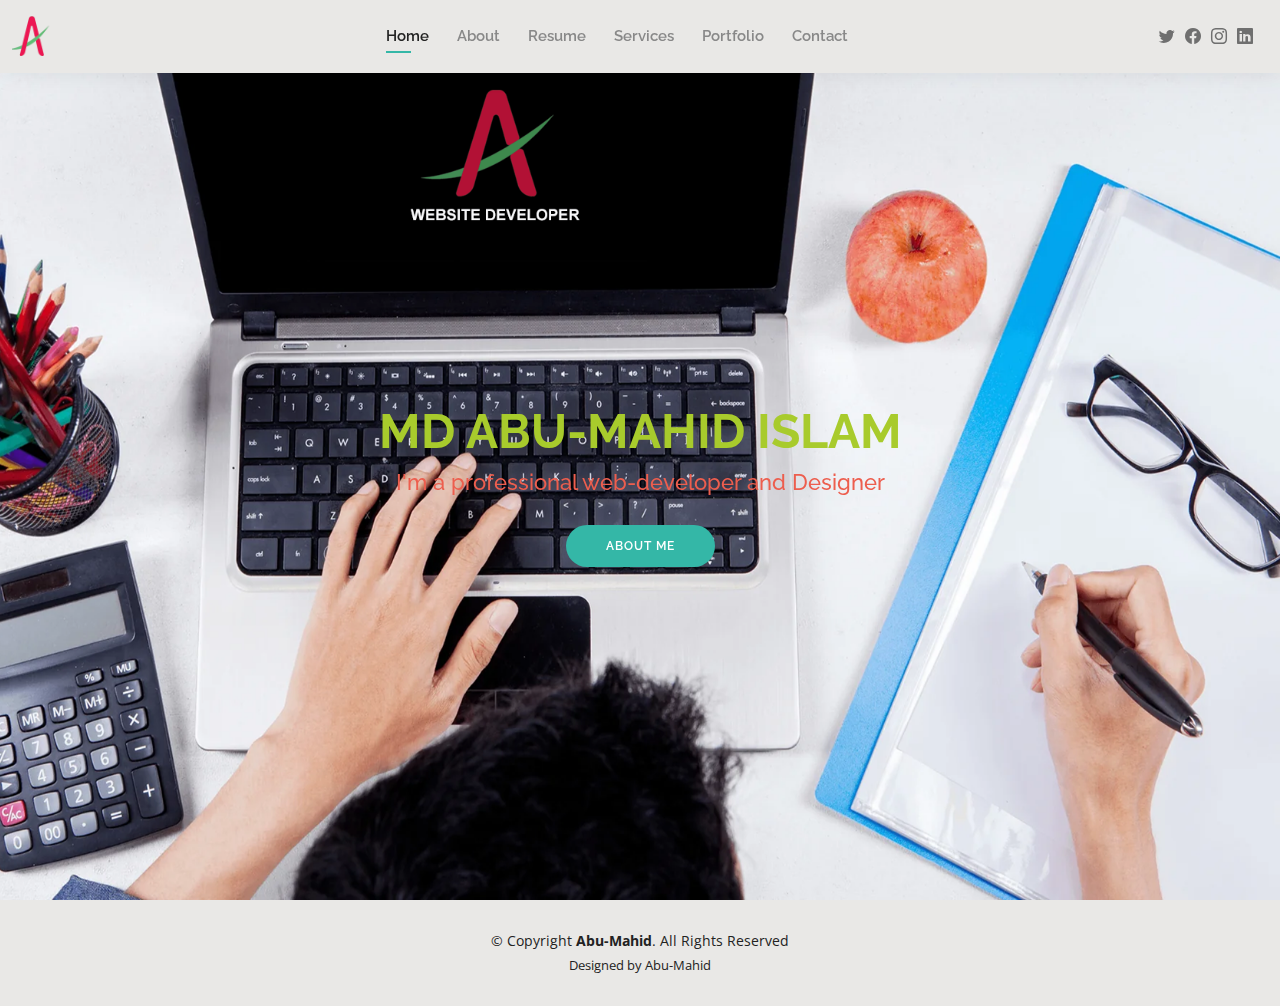
<file: index.html>
<!DOCTYPE html>
<html lang="en">

<head>
  <meta charset="utf-8">
  <meta content="width=device-width, initial-scale=1.0" name="viewport">

  <title>Abu-Mahid-Portfolio</title>
  <meta content="" name="description">
  <meta content="" name="keywords">

  <!-- Favicons -->
  <link rel="icon" type="image/x-icon" href="assets/img/fav.png">
  <link rel="apple-touch-icon"  href="assets/img/logo copy.png">

  <!-- Google Fonts -->
  <link href="https://fonts.googleapis.com/css?family=Open+Sans:300,300i,400,400i,600,600i,700,700i|Raleway:300,300i,400,400i,500,500i,600,600i,700,700i|Poppins:300,300i,400,400i,500,500i,600,600i,700,700i" rel="stylesheet">

  <!-- Vendor CSS Files -->
  <link href="assets/vendor/aos/aos.css" rel="stylesheet">
  <link href="assets/vendor/bootstrap/css/bootstrap.min.css" rel="stylesheet">
  <link href="assets/vendor/bootstrap-icons/bootstrap-icons.css" rel="stylesheet">
  <link href="assets/vendor/boxicons/css/boxicons.min.css" rel="stylesheet">
  <link href="assets/vendor/glightbox/css/glightbox.min.css" rel="stylesheet">
  <link href="assets/vendor/swiper/swiper-bundle.min.css" rel="stylesheet">

  <!-- Template Main CSS File -->
  <link href="assets/css/style.css" rel="stylesheet">


<body>

  <!-- ======= Header ======= -->
  <header id="header" class="fixed-top">
    <div class="container-fluid d-flex justify-content-between align-items-center">

      <h1 class="logo me-auto me-lg-0"><a href="index.html"><img src="assets/img/logo copy.png" alt=""></a></h1>
      <!-- Uncomment below if you prefer to use an image logo -->
      <!-- <a href="index.html" class="logo"><img src="assets/img/logo.png" alt="" class="img-fluid"></a>-->

      <nav id="navbar" class="navbar order-last order-lg-0">
        <ul>
          <li><a class="active" href="index.html">Home</a></li>
          <li><a href="about.html">About</a></li>
          <li><a href="resume.html">Resume</a></li>
          <li><a href="services.html">Services</a></li>
          <li><a href="portfolio.html">Portfolio</a></li>
          <li><a href="contact.html">Contact</a></li>
        </ul>
        <i class="bi bi-list mobile-nav-toggle"></i>
      </nav><!-- .navbar -->

      <div class="header-social-links">
        <a href="https://twitter.com/eng_abu_mahid" target="_blank" class="twitter"><i class="bi bi-twitter"></i></a>
        <a href="https://www.facebook.com/profile.php?viewas=100000686899395&id=100027753881743" target="_blank" class="facebook"><i class="bi bi-facebook"></i></a>
        <a href="https://www.instagram.com/marufmdmarufbilla2/" target="_blank" class="instagram"><i class="bi bi-instagram"></i></a>
        <a href="linkedin.com/in/md-abu-mahid-islam" target="_blank" class="linkedin"><i class="bi bi-linkedin"></i></i></a>
      </div>

    </div>

  </header><!-- End Header -->

  <!-- ======= Hero Section ======= -->
  <section id="hero" class="d-flex align-items-center">
    <div class="container d-flex flex-column align-items-center" data-aos="zoom-in" data-aos-delay="100">
      <h1 class="name-my">MD ABU-MAHID ISLAM</h1>
      <h2 class="my-title">I'm a professional web-developer and Designer</h2>
      <a href="about.html" class="btn-about">About Me</a>
    </div>
  </section><!-- End Hero -->

  <!-- ======= Footer ======= -->
  <footer id="footer">
    <div class="container">
      <div class="copyright">
        &copy; Copyright <strong><span>Abu-Mahid</span></strong>. All Rights Reserved
      </div>
      <div class="credits">
        <!-- All the links in the footer should remain intact. -->
        <!-- You can delete the links only if you purchased the pro version. -->
        <!-- Licensing information: https://bootstrapmade.com/license/ -->
        <!-- Purchase the pro version with working PHP/AJAX contact form: https://bootstrapmade.com/kelly-free-bootstrap-cv-resume-html-template/ -->
        Designed by Abu-Mahid
      </div>
    </div>
  </footer><!-- End  Footer -->

  <div id="preloader"></div>
  <a href="#" class="back-to-top d-flex align-items-center justify-content-center"><i class="bi bi-arrow-up-short"></i></a>

  <!-- Vendor JS Files -->
  <script src="assets/vendor/purecounter/purecounter_vanilla.js"></script>
  <script src="assets/vendor/aos/aos.js"></script>
  <script src="assets/vendor/bootstrap/js/bootstrap.bundle.min.js"></script>
  <script src="assets/vendor/glightbox/js/glightbox.min.js"></script>
  <script src="assets/vendor/isotope-layout/isotope.pkgd.min.js"></script>
  <script src="assets/vendor/swiper/swiper-bundle.min.js"></script>
  <script src="assets/vendor/waypoints/noframework.waypoints.js"></script>
  <script src="assets/vendor/php-email-form/validate.js"></script>

  <!-- Template Main JS File -->
  <script src="assets/js/main.js"></script>

</body>

</html>
</file>
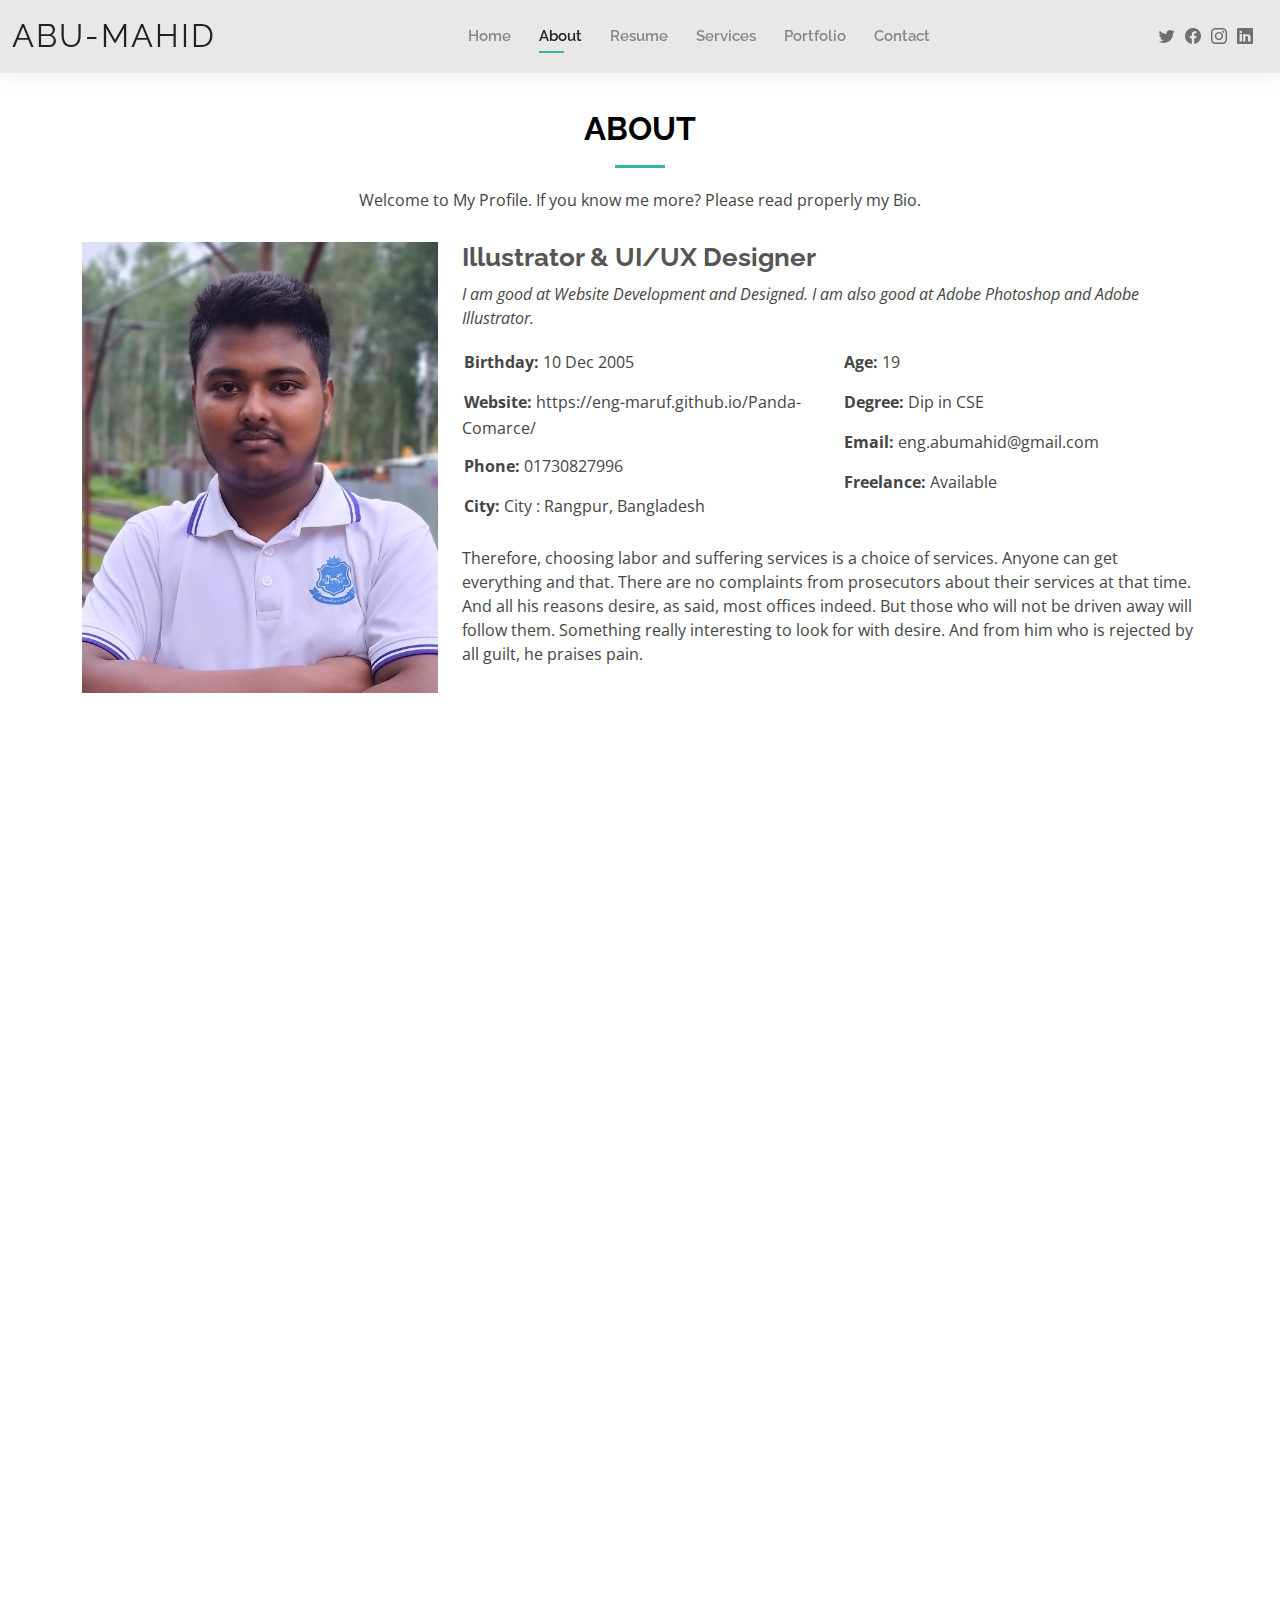
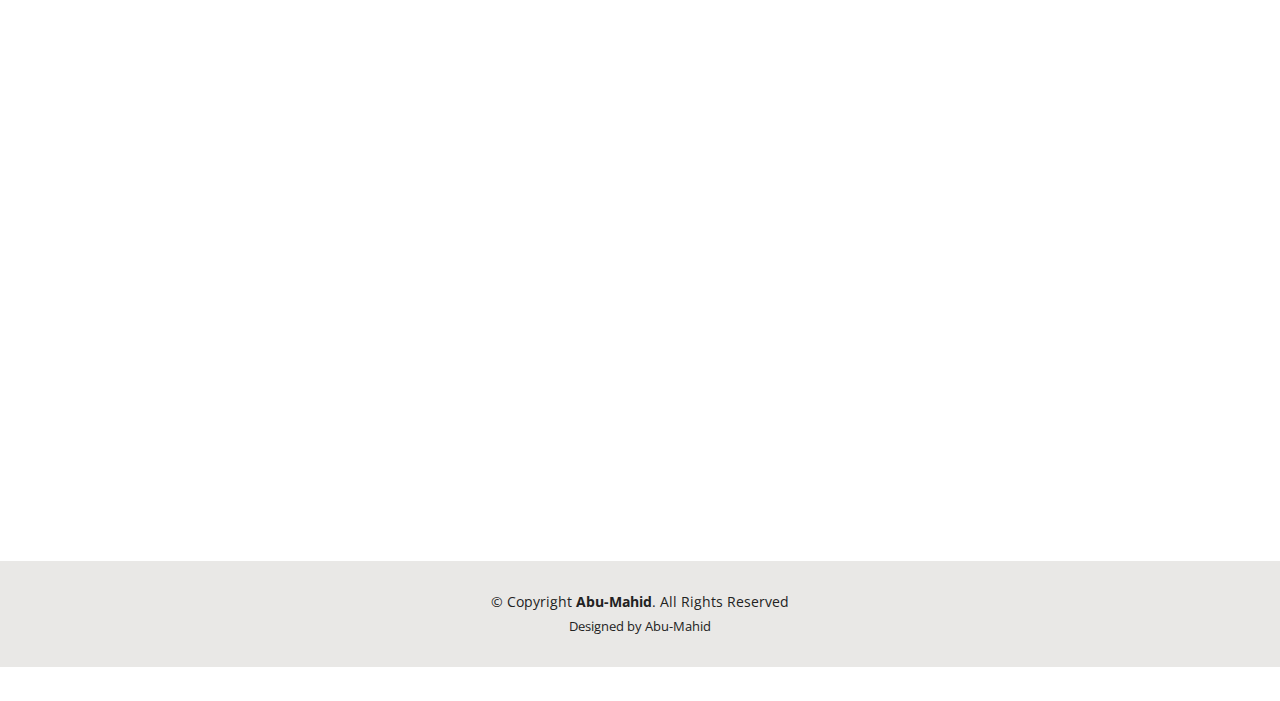
<file: about.html>
<!DOCTYPE html>
<html lang="en">

<head>
  <meta charset="utf-8">
  <meta content="width=device-width, initial-scale=1.0" name="viewport">

  <title>About -Abu-Mahid</title>
  <meta content="" name="description">
  <meta content="" name="keywords">

  <!-- Favicons -->
  <link href="assets/img/favicon.png" rel="icon">
  <link href="assets/img/apple-touch-icon.png" rel="apple-touch-icon">

  <!-- Google Fonts -->
  <link href="https://fonts.googleapis.com/css?family=Open+Sans:300,300i,400,400i,600,600i,700,700i|Raleway:300,300i,400,400i,500,500i,600,600i,700,700i|Poppins:300,300i,400,400i,500,500i,600,600i,700,700i" rel="stylesheet">

  <!-- Vendor CSS Files -->
  <link href="assets/vendor/aos/aos.css" rel="stylesheet">
  <link href="assets/vendor/bootstrap/css/bootstrap.min.css" rel="stylesheet">
  <link href="assets/vendor/bootstrap-icons/bootstrap-icons.css" rel="stylesheet">
  <link href="assets/vendor/boxicons/css/boxicons.min.css" rel="stylesheet">
  <link href="assets/vendor/glightbox/css/glightbox.min.css" rel="stylesheet">
  <link href="assets/vendor/swiper/swiper-bundle.min.css" rel="stylesheet">

  <!-- Template Main CSS File -->
  <link href="assets/css/style.css" rel="stylesheet">
  <link rel="icon" type="image/x-icon" href="assets/img/fav.png">

  
</head>

<body>

  <!-- ======= Header ======= -->
  <header id="header" class="fixed-top">
    <div class="container-fluid d-flex justify-content-between align-items-center">

      <h1 class="logo me-auto me-lg-0"><a href="index.html">Abu-Mahid</a></h1>
      <!-- Uncomment below if you prefer to use an image logo -->
      <!-- <a href="index.html" class="logo"><img src="assets/img/logo.png" alt="" class="img-fluid"></a>-->

      <nav id="navbar" class="navbar order-last order-lg-0">
        <ul>
          <li><a href="index.html">Home</a></li>
          <li><a class="active" href="about.html">About</a></li>
          <li><a href="resume.html">Resume</a></li>
          <li><a href="services.html">Services</a></li>
          <li><a href="portfolio.html">Portfolio</a></li>
          <li><a href="contact.html">Contact</a></li>
        </ul>
        <i class="bi bi-list mobile-nav-toggle"></i>
      </nav><!-- .navbar -->

      <div class="header-social-links">
        <a href="https://twitter.com/eng_abu_mahid" target="_blank" class="twitter"><i class="bi bi-twitter"></i></a>
        <a href="https://www.facebook.com/profile.php?viewas=100000686899395&id=100027753881743" target="_blank" class="facebook"><i class="bi bi-facebook"></i></a>
        <a href="https://www.instagram.com/marufmdmarufbilla2/" target="_blank" class="instagram"><i class="bi bi-instagram"></i></a>
        <a href="linkedin.com/in/md-abu-mahid-islam" target="_blank" class="linkedin"><i class="bi bi-linkedin"></i></i></a>
      </div>

    </div>

  </header><!-- End Header -->
  

  <main id="main">

    <!-- ======= About Section ======= -->
    <section id="about" class="about">
      <div class="container" data-aos="fade-up">

        <div class="section-title">
          <h2>About</h2>
          <p>Welcome to My Profile. If you know me more? Please read properly my Bio.</p>
        </div>

        <div class="row">
          <div class="col-lg-4">
            <img src="assets/img/about.png" class="img-fluid" alt="">
          </div>
          <div class="col-lg-8 pt-4 pt-lg-0 content">
            <h3>Illustrator &amp; UI/UX Designer</h3>
            <p class="fst-italic">
              I am good at Website Development and Designed. I am also good at Adobe Photoshop and Adobe Illustrator.
            </p>
            <div class="row">
              <div class="col-lg-6">
                <ul>
                  <li><i class="bi bi-rounded-right"></i> <strong>Birthday:</strong> 10 Dec 2005</li>
                  <li><i class="bi bi-rounded-right"></i> <strong>Website:</strong> https://eng-maruf.github.io/Panda-Comarce/</li>
                  <li><i class="bi bi-rounded-right"></i> <strong>Phone:</strong> 01730827996</li>
                  <li><i class="bi bi-rounded-right"></i> <strong>City:</strong> City : Rangpur, Bangladesh</li>
                </ul>
              </div>
              <div class="col-lg-6">
                <ul>
                  <li><i class="bi bi-rounded-right"></i> <strong>Age:</strong> 19</li>
                  <li><i class="bi bi-rounded-right"></i> <strong>Degree:</strong> Dip in CSE</li>
                  <li><i class="bi bi-rounded-right"></i> <strong>Email:</strong> eng.abumahid@gmail.com</li>
                  <li><i class="bi bi-rounded-right"></i> <strong>Freelance:</strong> Available</li>
                </ul>
              </div>
            </div>
            <p>
              Therefore, choosing labor and suffering services is a choice of services. Anyone can get everything and that. There are no complaints from prosecutors about their services at that time. And all his reasons desire, as said, most offices indeed. But those who will not be driven away will follow them. Something really interesting to look for with desire. And from him who is rejected by all guilt, he praises pain.
            </p>
          </div>
        </div>

      </div>
    </section><!-- End About Section -->

    <!-- ======= Skills Section ======= -->
    <section id="skills" class="skills">
      <div class="container" data-aos="fade-up">

        <div class="section-title">
          <h2>Skills</h2>
          <p>I'm a student. I'm continuously learning. I have now finished HTML, CSS, JAVASCRIPT, BOOTSTRAP, TAILWIND CSS, etc. I also expert design by using figma, adobe xd, adobe photoshop and illustrator. Here I showing my skill level which I completed.</p>
        </div>

        <div class="row skills-content">

          <div class="col-lg-6">

            <div class="progress">
              <span class="skill">HTML <i class="val">100%</i></span>
              <div class="progress-bar-wrap">
                <div class="progress-bar" role="progressbar" aria-valuenow="100" aria-valuemin="0" aria-valuemax="100"></div>
              </div>
            </div>

            <div class="progress">
              <span class="skill">CSS <i class="val">90%</i></span>
              <div class="progress-bar-wrap">
                <div class="progress-bar" role="progressbar" aria-valuenow="90" aria-valuemin="0" aria-valuemax="100"></div>
              </div>
            </div>

            <div class="progress">
              <span class="skill">JavaScript <i class="val">75%</i></span>
              <div class="progress-bar-wrap">
                <div class="progress-bar" role="progressbar" aria-valuenow="75" aria-valuemin="0" aria-valuemax="100"></div>
              </div>
            </div>

          </div>

          <div class="col-lg-6">

            <div class="progress">
              <span class="skill">BootStrap CSS <i class="val">90%</i></span>
              <div class="progress-bar-wrap">
                <div class="progress-bar" role="progressbar" aria-valuenow="80" aria-valuemin="0" aria-valuemax="100"></div>
              </div>
            </div>

            <div class="progress">
              <span class="skill">Tailwind CSS <i class="val">90%</i></span>
              <div class="progress-bar-wrap">
                <div class="progress-bar" role="progressbar" aria-valuenow="90" aria-valuemin="0" aria-valuemax="100"></div>
              </div>
            </div>

            <div class="progress">
              <span class="skill">Photoshop <i class="val">75%</i></span>
              <div class="progress-bar-wrap">
                <div class="progress-bar" role="progressbar" aria-valuenow="55" aria-valuemin="0" aria-valuemax="100"></div>
              </div>
            </div>

          </div>

        </div>

      </div>
    </section><!-- End Skills Section -->

    <!-- ======= Facts Section ======= -->
    <section id="facts" class="facts">
      <div class="container" data-aos="fade-up">

        <div class="section-title">
          <h2>Facts</h2>
          <p>I'm showing my projects which I completed in honestly. I do the work carefully and honestly. I have done many projects and hard work for many project.</p>
        </div>

        <div class="row counters">

          <div class="col-lg-3 col-6 text-center">
            <span data-purecounter-start="0" data-purecounter-end="5" data-purecounter-duration="1" class="purecounter"></span>
            <p>Clients</p>
          </div>

          <div class="col-lg-3 col-6 text-center">
            <span data-purecounter-start="0" data-purecounter-end="10" data-purecounter-duration="1" class="purecounter"></span>
            <p>Projects</p>
          </div>

          <div class="col-lg-3 col-6 text-center">
            <span data-purecounter-start="0" data-purecounter-end="570" data-purecounter-duration="1" class="purecounter"></span>
            <p>Hours Of Support</p>
          </div>

          <div class="col-lg-3 col-6 text-center">
            <span data-purecounter-start="0" data-purecounter-end="4" data-purecounter-duration="1" class="purecounter"></span>
            <p>Hard Workers</p>
          </div>

        </div>

      </div>
    </section><!-- End Facts Section -->

    <!-- ======= Testimonials Section ======= -->
    <section id="testimonials" class="testimonials">
      <div class="container" data-aos="fade-up">

        <div class="section-title">
          <h2>Testimonials</h2>
          <p>
            Here are a few people who gave me ratting. I respectfully for these people.</p>
        </div>

        <div class="testimonials-slider swiper" data-aos="fade-up" data-aos-delay="100">
          <div class="swiper-wrapper">

            <div class="swiper-slide">
              <div class="testimonial-item">
                <img src="assets/img/testimonials/testimonials-1.jpg" class="testimonial-img" alt="">
                <h3>Saul Goodman</h3>
                <h4>Ceo &amp; Founder</h4>
                <p>
                  <i class="bx bxs-quote-alt-left quote-icon-left"></i>
                  Proin iaculis purus consequat sem cure digni ssim donec porttitora entum suscipit rhoncus. Accusantium quam, ultricies eget id, aliquam eget nibh et. Maecen aliquam, risus at semper.
                  <i class="bx bxs-quote-alt-right quote-icon-right"></i>
                </p>
              </div>
            </div><!-- End testimonial item -->

            <div class="swiper-slide">
              <div class="testimonial-item">
                <img src="assets/img/testimonials/testimonials-2.jpg" class="testimonial-img" alt="">
                <h3>Sara Wilsson</h3>
                <h4>Designer</h4>
                <p>
                  <i class="bx bxs-quote-alt-left quote-icon-left"></i>
                  Export tempor illum tamen malis malis eram quae irure esse labore quem cillum quid cillum eram malis quorum velit fore eram velit sunt aliqua noster fugiat irure amet legam anim culpa.
                  <i class="bx bxs-quote-alt-right quote-icon-right"></i>
                </p>
              </div>
            </div><!-- End testimonial item -->

            <div class="swiper-slide">
              <div class="testimonial-item">
                <img src="assets/img/testimonials/testimonials-3.jpg" class="testimonial-img" alt="">
                <h3>Jena Karlis</h3>
                <h4>Store Owner</h4>
                <p>
                  <i class="bx bxs-quote-alt-left quote-icon-left"></i>
                  Enim nisi quem export duis labore cillum quae magna enim sint quorum nulla quem veniam duis minim tempor labore quem eram duis noster aute amet eram fore quis sint minim.
                  <i class="bx bxs-quote-alt-right quote-icon-right"></i>
                </p>
              </div>
            </div><!-- End testimonial item -->

            <div class="swiper-slide">
              <div class="testimonial-item">
                <img src="assets/img/testimonials/testimonials-4.jpg" class="testimonial-img" alt="">
                <h3>Matt Brandon</h3>
                <h4>Freelancer</h4>
                <p>
                  <i class="bx bxs-quote-alt-left quote-icon-left"></i>
                  Fugiat enim eram quae cillum dolore dolor amet nulla culpa multos export minim fugiat minim velit minim dolor enim duis veniam ipsum anim magna sunt elit fore quem dolore labore illum veniam.
                  <i class="bx bxs-quote-alt-right quote-icon-right"></i>
                </p>
              </div>
            </div><!-- End testimonial item -->

            <div class="swiper-slide">
              <div class="testimonial-item">
                <img src="assets/img/testimonials/testimonials-5.jpg" class="testimonial-img" alt="">
                <h3>John Larson</h3>
                <h4>Entrepreneur</h4>
                <p>
                  <i class="bx bxs-quote-alt-left quote-icon-left"></i>
                  Quis quorum aliqua sint quem legam fore sunt eram irure aliqua veniam tempor noster veniam enim culpa labore duis sunt culpa nulla illum cillum fugiat legam esse veniam culpa fore nisi cillum quid.
                  <i class="bx bxs-quote-alt-right quote-icon-right"></i>
                </p>
              </div>
            </div><!-- End testimonial item -->

          </div>
          <div class="swiper-pagination"></div>
        </div>

      </div>
    </section><!-- End Testimonials Section -->

  </main><!-- End #main -->

  <!-- ======= Footer ======= -->
  <footer id="footer">
    <div class="container">
      <div class="copyright">
        &copy; Copyright <strong><span>Abu-Mahid</span></strong>. All Rights Reserved
      </div>
      <div class="credits">
        Designed by Abu-Mahid
      </div>
    </div>
  </footer><!-- End  Footer -->

  <div id="preloader"></div>
  <a href="#" class="back-to-top d-flex align-items-center justify-content-center"><i class="bi bi-arrow-up-short"></i></a>

  <!-- Vendor JS Files -->
  <script src="assets/vendor/purecounter/purecounter_vanilla.js"></script>
  <script src="assets/vendor/aos/aos.js"></script>
  <script src="assets/vendor/bootstrap/js/bootstrap.bundle.min.js"></script>
  <script src="assets/vendor/glightbox/js/glightbox.min.js"></script>
  <script src="assets/vendor/isotope-layout/isotope.pkgd.min.js"></script>
  <script src="assets/vendor/swiper/swiper-bundle.min.js"></script>
  <script src="assets/vendor/waypoints/noframework.waypoints.js"></script>
  <script src="assets/vendor/php-email-form/validate.js"></script>

  <!-- Template Main JS File -->
  <script src="assets/js/main.js"></script>

</body>

</html>
</file>
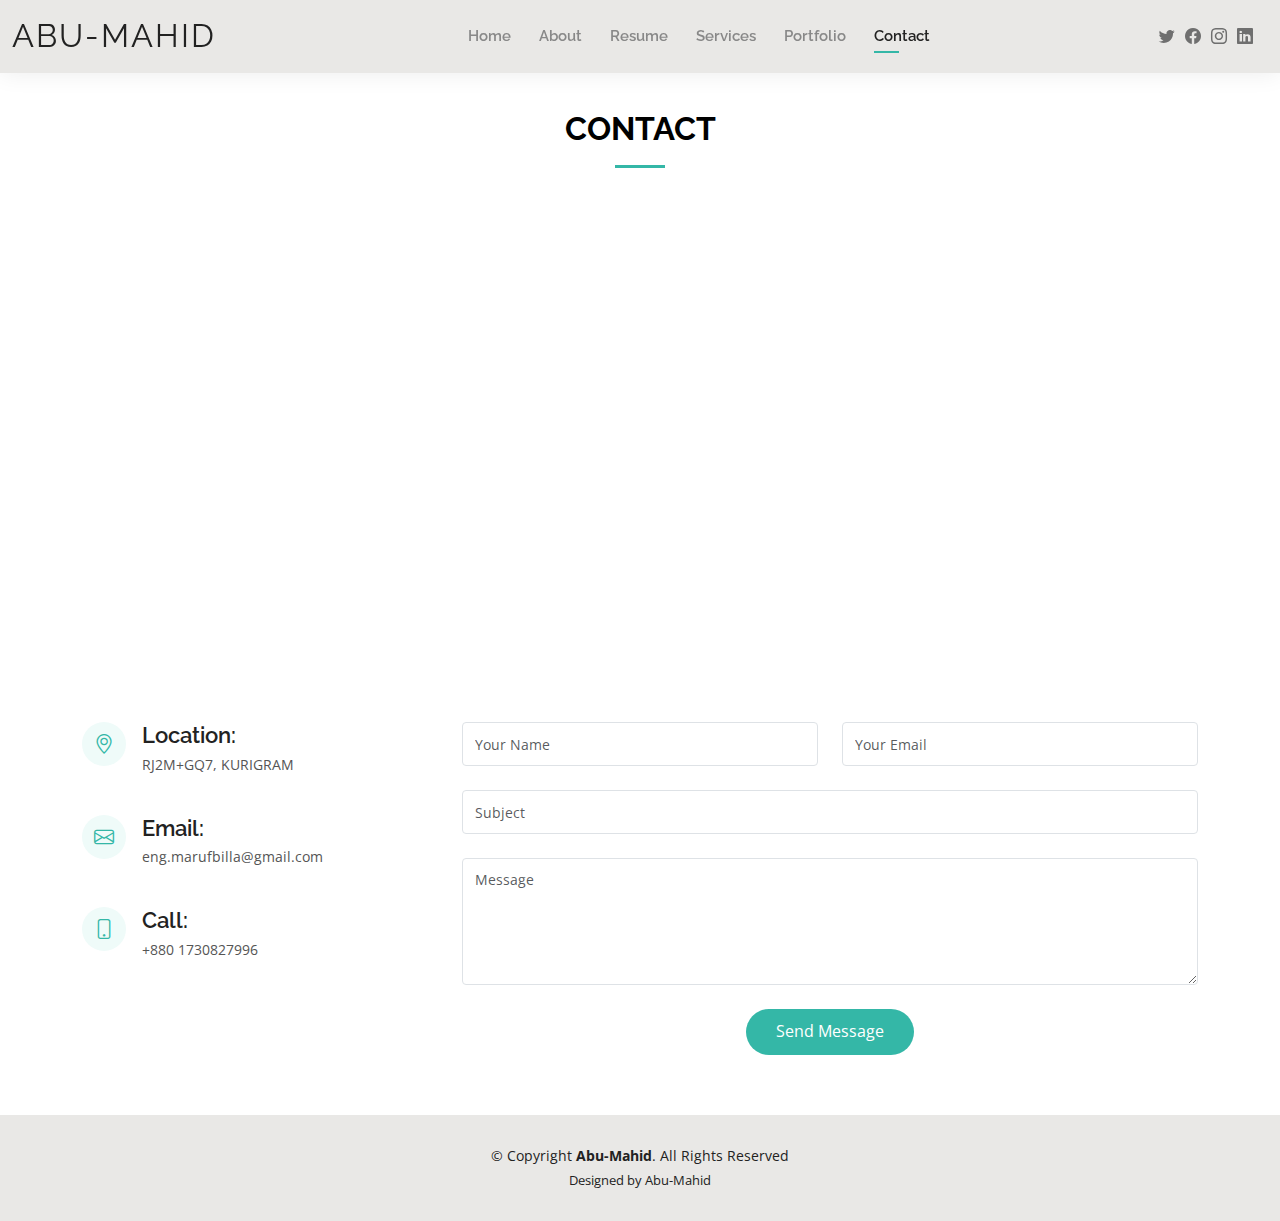
<file: contact.html>
<!DOCTYPE html>
<html lang="en">

<head>
  <meta charset="utf-8">
  <meta content="width=device-width, initial-scale=1.0" name="viewport">

  <title>Contact - Abu-Mahid</title>
  <meta content="" name="description">
  <meta content="" name="keywords">

  <!-- Favicons -->
  <link href="assets/img/favicon.png" rel="icon">
  <link href="assets/img/apple-touch-icon.png" rel="apple-touch-icon">

  <!-- Google Fonts -->
  <link href="https://fonts.googleapis.com/css?family=Open+Sans:300,300i,400,400i,600,600i,700,700i|Raleway:300,300i,400,400i,500,500i,600,600i,700,700i|Poppins:300,300i,400,400i,500,500i,600,600i,700,700i" rel="stylesheet">

  <!-- Vendor CSS Files -->
  <link href="assets/vendor/aos/aos.css" rel="stylesheet">
  <link href="assets/vendor/bootstrap/css/bootstrap.min.css" rel="stylesheet">
  <link href="assets/vendor/bootstrap-icons/bootstrap-icons.css" rel="stylesheet">
  <link href="assets/vendor/boxicons/css/boxicons.min.css" rel="stylesheet">
  <link href="assets/vendor/glightbox/css/glightbox.min.css" rel="stylesheet">
  <link href="assets/vendor/swiper/swiper-bundle.min.css" rel="stylesheet">

  <!-- Template Main CSS File -->
  <link href="assets/css/style.css" rel="stylesheet">
  <link rel="icon" type="image/x-icon" href="assets/img/fav.png">

<body>

  <!-- ======= Header ======= -->
  <header id="header" class="fixed-top">
    <div class="container-fluid d-flex justify-content-between align-items-center">

      <h1 class="logo me-auto me-lg-0"><a href="index.html">ABU-MAHID</a></h1>
      <!-- Uncomment below if you prefer to use an image logo -->
      <!-- <a href="index.html" class="logo"><img src="assets/img/logo.png" alt="" class="img-fluid"></a>-->

      <nav id="navbar" class="navbar order-last order-lg-0">
        <ul>
          <li><a href="index.html">Home</a></li>
          <li><a href="about.html">About</a></li>
          <li><a href="resume.html">Resume</a></li>
          <li><a href="services.html">Services</a></li>
          <li><a href="portfolio.html">Portfolio</a></li>
          <li><a class="active" href="contact.html">Contact</a></li>
        </ul>
        <i class="bi bi-list mobile-nav-toggle"></i>
      </nav><!-- .navbar -->

      <div class="header-social-links">
        <a href="https://twitter.com/eng_abu_mahid" target="_blank" class="twitter"><i class="bi bi-twitter"></i></a>
        <a href="https://www.facebook.com/profile.php?viewas=100000686899395&id=100027753881743" target="_blank" class="facebook"><i class="bi bi-facebook"></i></a>
        <a href="https://www.instagram.com/marufmdmarufbilla2/" target="_blank" class="instagram"><i class="bi bi-instagram"></i></a>
        <a href="linkedin.com/in/md-abu-mahid-islam" target="_blank" class="linkedin"><i class="bi bi-linkedin"></i></i></a>
      </div>

    </div>

  </header><!-- End Header -->

  <main id="main">

    <!-- ======= Contact Section ======= -->
    <section id="contact" class="contact">
      <div class="container" data-aos="fade-up">

        <div class="section-title">
          <h2>Contact</h2>
          <!-- <p>Magnam dolores commodi suscipit. Necessitatibus eius consequatur ex aliquid fuga eum quidem. Sit sint consectetur velit. Quisquam quos quisquam cupiditate. Et nemo qui impedit suscipit alias ea. Quia fugiat sit in iste officiis commodi quidem hic quas.</p> -->
        </div>

        <div>
          <iframe src="https://www.google.com/maps/embed?pb=!1m18!1m12!1m3!1d3592.0693064497095!2d89.63442189999999!3d25.801287499999994!2m3!1f0!2f0!3f0!3m2!1i1024!2i768!4f13.1!3m3!1m2!1s0x39e2c8ddb852f417%3A0x704fd84761ab5a95!2zUkoyTStHUTcsIOCmleCngeCnnOCmv-Cml-CnjeCmsOCmvuCmrg!5e0!3m2!1sbn!2sbd!4v1702466974965!5m2!1sbn!2sbd" width="600" height="450" style="border:0;" allowfullscreen="" loading="lazy" referrerpolicy="no-referrer-when-downgrade"></iframe>
        </div>

        <div class="row mt-5">

          <div class="col-lg-4">
            <div class="info">
              <div class="address">
                <i class="bi bi-geo-alt"></i>
                <h4>Location:</h4>
                <p>RJ2M+GQ7, KURIGRAM</p>
              </div>

              <div class="email">
                <i class="bi bi-envelope"></i>
                <h4>Email:</h4>
                <p>eng.marufbilla@gmail.com</p>
              </div>

              <div class="phone">
                <i class="bi bi-phone"></i>
                <h4>Call:</h4>
                <p>+880 1730827996</p>
              </div>

            </div>

          </div>

          <div class="col-lg-8 mt-5 mt-lg-0">

            <form action="forms/contact.php" method="post" role="form" class="php-email-form">
              <div class="row">
                <div class="col-md-6 form-group">
                  <input type="text" name="name" class="form-control" id="name" placeholder="Your Name" required>
                </div>
                <div class="col-md-6 form-group mt-3 mt-md-0">
                  <input type="email" class="form-control" name="email" id="email" placeholder="Your Email" required>
                </div>
              </div>
              <div class="form-group mt-3">
                <input type="text" class="form-control" name="subject" id="subject" placeholder="Subject" required>
              </div>
              <div class="form-group mt-3">
                <textarea class="form-control" name="message" rows="5" placeholder="Message" required></textarea>
              </div>
              <div class="my-3">
                <div class="loading">Loading</div>
                <div class="error-message"></div>
                <div class="sent-message">Your message has been sent. Thank you!</div>
              </div>
              <div class="text-center"><button type="submit">Send Message</button></div>
            </form>

          </div>

        </div>

      </div>
    </section><!-- End Contact Section -->

  </main><!-- End #main -->

  <!-- ======= Footer ======= -->
  <footer id="footer">
    <div class="container">
      <div class="copyright">
        &copy; Copyright <strong><span>Abu-Mahid</span></strong>. All Rights Reserved
      </div>
      <div class="credits">
        Designed by Abu-Mahid
      </div>
    </div>
  </footer><!-- End  Footer -->

  <div id="preloader"></div>
  <a href="#" class="back-to-top d-flex align-items-center justify-content-center"><i class="bi bi-arrow-up-short"></i></a>

  <!-- Vendor JS Files -->
  <script src="assets/vendor/purecounter/purecounter_vanilla.js"></script>
  <script src="assets/vendor/aos/aos.js"></script>
  <script src="assets/vendor/bootstrap/js/bootstrap.bundle.min.js"></script>
  <script src="assets/vendor/glightbox/js/glightbox.min.js"></script>
  <script src="assets/vendor/isotope-layout/isotope.pkgd.min.js"></script>
  <script src="assets/vendor/swiper/swiper-bundle.min.js"></script>
  <script src="assets/vendor/waypoints/noframework.waypoints.js"></script>
  <script src="assets/vendor/php-email-form/validate.js"></script>

  <!-- Template Main JS File -->
  <script src="assets/js/main.js"></script>

</body>

</html>
</file>
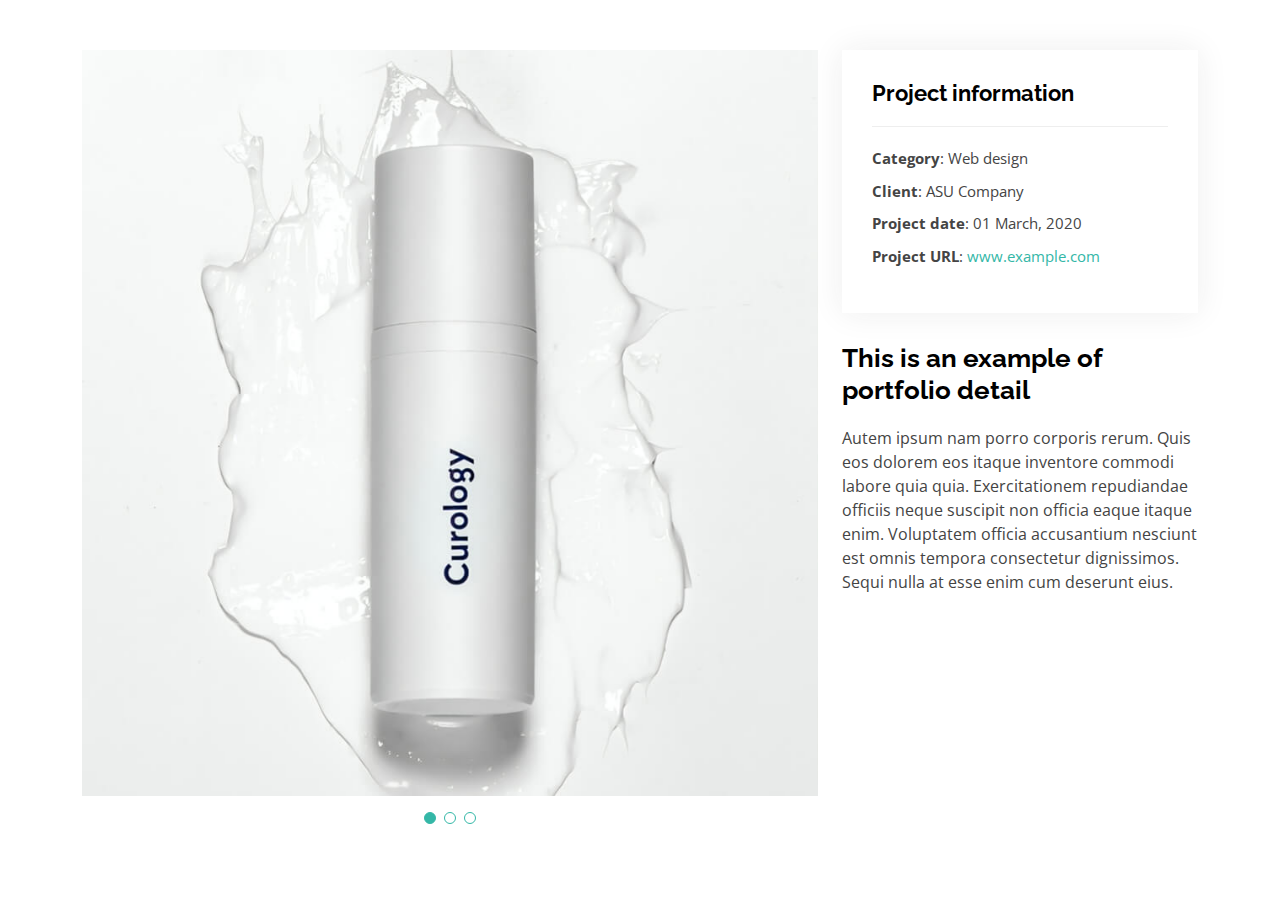
<file: portfolio-details.html>
<!DOCTYPE html>
<html lang="en">

<head>
  <meta charset="utf-8">
  <meta content="width=device-width, initial-scale=1.0" name="viewport">

  <title>Portfolio Details - Kelly Bootstrap Template</title>
  <meta content="" name="description">
  <meta content="" name="keywords">

  <!-- Favicons -->
  <link href="assets/img/favicon.png" rel="icon">
  <link href="assets/img/apple-touch-icon.png" rel="apple-touch-icon">

  <!-- Google Fonts -->
  <link href="https://fonts.googleapis.com/css?family=Open+Sans:300,300i,400,400i,600,600i,700,700i|Raleway:300,300i,400,400i,500,500i,600,600i,700,700i|Poppins:300,300i,400,400i,500,500i,600,600i,700,700i" rel="stylesheet">

  <!-- Vendor CSS Files -->
  <link href="assets/vendor/aos/aos.css" rel="stylesheet">
  <link href="assets/vendor/bootstrap/css/bootstrap.min.css" rel="stylesheet">
  <link href="assets/vendor/bootstrap-icons/bootstrap-icons.css" rel="stylesheet">
  <link href="assets/vendor/boxicons/css/boxicons.min.css" rel="stylesheet">
  <link href="assets/vendor/glightbox/css/glightbox.min.css" rel="stylesheet">
  <link href="assets/vendor/swiper/swiper-bundle.min.css" rel="stylesheet">

  <!-- Template Main CSS File -->
  <link href="assets/css/style.css" rel="stylesheet">

  <link rel="icon" type="image/x-icon" href="assets/img/fav.png">

<body>

  <main id="main">

    <!-- ======= Portfolio Details Section ======= -->
    <section id="portfolio-details" class="portfolio-details">
      <div class="container">

        <div class="row gy-4">

          <div class="col-lg-8">
            <div class="portfolio-details-slider swiper">
              <div class="swiper-wrapper align-items-center">

                <div class="swiper-slide">
                  <img src="assets/img/portfolio/portfolio-1.jpg" alt="">
                </div>

                <div class="swiper-slide">
                  <img src="assets/img/portfolio/portfolio-2.jpg" alt="">
                </div>

                <div class="swiper-slide">
                  <img src="assets/img/portfolio/portfolio-3.jpg" alt="">
                </div>

              </div>
              <div class="swiper-pagination"></div>
            </div>
          </div>

          <div class="col-lg-4">
            <div class="portfolio-info">
              <h3>Project information</h3>
              <ul>
                <li><strong>Category</strong>: Web design</li>
                <li><strong>Client</strong>: ASU Company</li>
                <li><strong>Project date</strong>: 01 March, 2020</li>
                <li><strong>Project URL</strong>: <a href="#">www.example.com</a></li>
              </ul>
            </div>
            <div class="portfolio-description">
              <h2>This is an example of portfolio detail</h2>
              <p>
                Autem ipsum nam porro corporis rerum. Quis eos dolorem eos itaque inventore commodi labore quia quia. Exercitationem repudiandae officiis neque suscipit non officia eaque itaque enim. Voluptatem officia accusantium nesciunt est omnis tempora consectetur dignissimos. Sequi nulla at esse enim cum deserunt eius.
              </p>
            </div>
          </div>

        </div>

      </div>
    </section><!-- End Portfolio Details Section -->

  </main><!-- End #main -->

  <div id="preloader"></div>
  <a href="#" class="back-to-top d-flex align-items-center justify-content-center"><i class="bi bi-arrow-up-short"></i></a>

  <!-- Vendor JS Files -->
  <script src="assets/vendor/purecounter/purecounter_vanilla.js"></script>
  <script src="assets/vendor/aos/aos.js"></script>
  <script src="assets/vendor/bootstrap/js/bootstrap.bundle.min.js"></script>
  <script src="assets/vendor/glightbox/js/glightbox.min.js"></script>
  <script src="assets/vendor/isotope-layout/isotope.pkgd.min.js"></script>
  <script src="assets/vendor/swiper/swiper-bundle.min.js"></script>
  <script src="assets/vendor/waypoints/noframework.waypoints.js"></script>
  <script src="assets/vendor/php-email-form/validate.js"></script>

  <!-- Template Main JS File -->
  <script src="assets/js/main.js"></script>

</body>

</html>
</file>
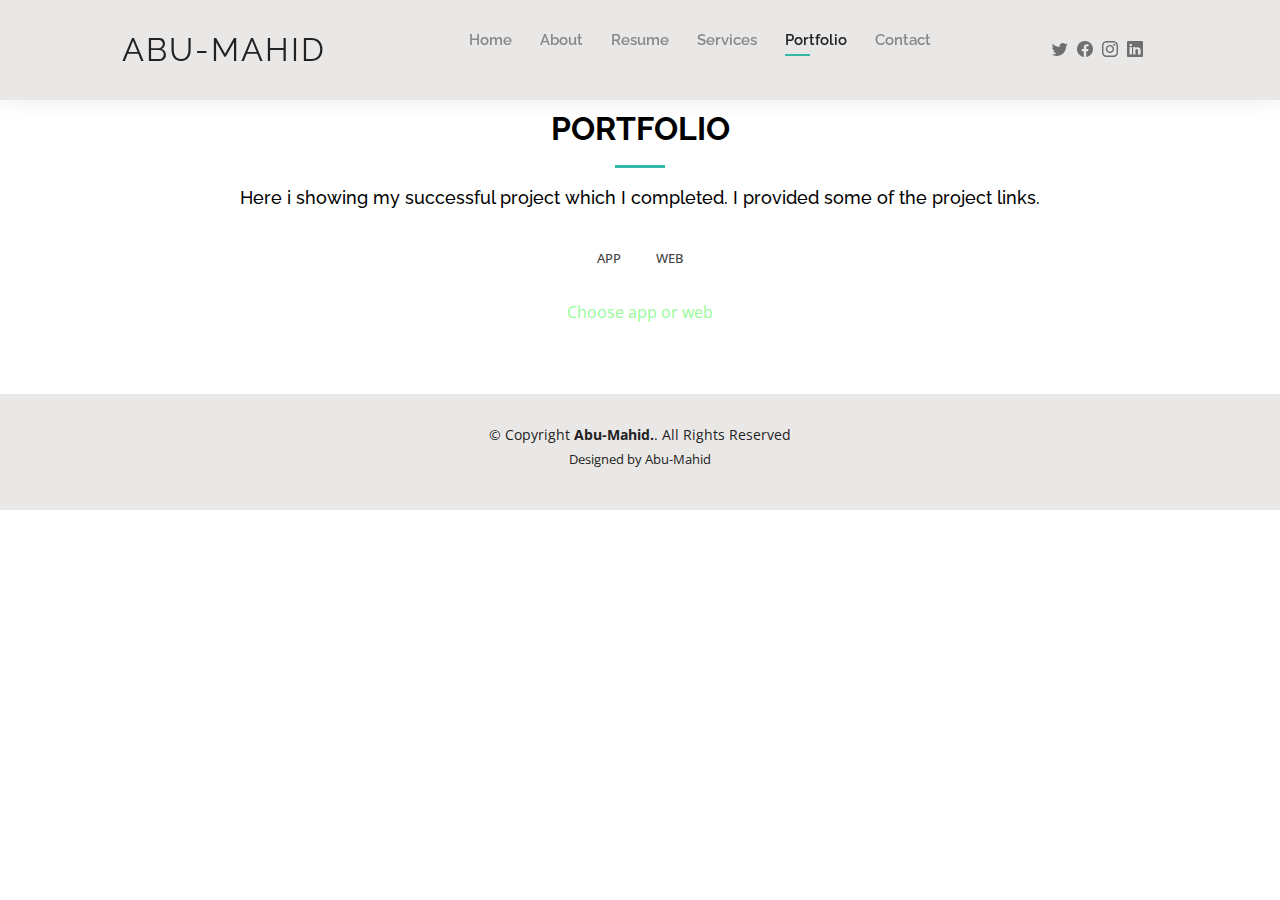
<file: portfolio.html>
<!DOCTYPE html>
<html lang="en">

<head>
  <meta charset="utf-8">
  <meta content="width=device-width, initial-scale=1.0" name="viewport">

  <title>Portfolio - Abu-Mahid</title>
  <meta content="" name="description">
  <meta content="" name="keywords">

  <!-- Google Fonts -->
  <link href="https://fonts.googleapis.com/css?family=Open+Sans:300,300i,400,400i,600,600i,700,700i|Raleway:300,300i,400,400i,500,500i,600,600i,700,700i|Poppins:300,300i,400,400i,500,500i,600,600i,700,700i" rel="stylesheet">

  <!-- Vendor CSS Files -->
  <link rel="stylesheet" href="https://maxcdn.bootstrapcdn.com/bootstrap/3.4.1/css/bootstrap.min.css">
  <link href="assets/vendor/aos/aos.css" rel="stylesheet">
  <link href="assets/vendor/bootstrap/css/bootstrap.min.css" rel="stylesheet">
  <link href="assets/vendor/bootstrap-icons/bootstrap-icons.css" rel="stylesheet">
  <link href="assets/vendor/boxicons/css/boxicons.min.css" rel="stylesheet">
  <link href="assets/vendor/glightbox/css/glightbox.min.css" rel="stylesheet">
  <link href="assets/vendor/swiper/swiper-bundle.min.css" rel="stylesheet">

  <!-- Template Main CSS File -->
  <link href="assets/css/style.css" rel="stylesheet">

  <link rel="icon" type="image/x-icon" href="assets/img/fav.png">
</head>

<body>

  <!-- ======= Header ======= -->
  <header id="header" class="fixed-top">
    <div class="container-fluid d-flex justify-content-between align-items-center">

      <h1 class="logo me-auto me-lg-0"><a href="index.html">Abu-Mahid</a></h1>
      <!-- Uncomment below if you prefer to use an image logo -->
      <!-- <a href="index.html" class="logo"><img src="assets/img/logo.png" alt="" class="img-fluid"></a>-->

      <nav id="navbar" class="navbar order-last order-lg-0">
        <ul>
          <li><a href="index.html">Home</a></li>
          <li><a href="about.html">About</a></li>
          <li><a href="resume.html">Resume</a></li>
          <li><a href="services.html">Services</a></li>
          <li><a class="active" href="portfolio.html">Portfolio</a></li>
          <li><a href="contact.html">Contact</a></li>
        </ul>
        <i class="bi bi-list mobile-nav-toggle"></i>
      </nav><!-- .navbar -->

      <div class="header-social-links">
        <a href="https://twitter.com/eng_abu_mahid" target="_blank" class="twitter"><i class="bi bi-twitter"></i></a>
        <a href="https://www.facebook.com/profile.php?viewas=100000686899395&id=100027753881743" target="_blank" class="facebook"><i class="bi bi-facebook"></i></a>
        <a href="https://www.instagram.com/marufmdmarufbilla2/" target="_blank" class="instagram"><i class="bi bi-instagram"></i></a>
        <a href="linkedin.com/in/md-abu-mahid-islam" target="_blank" class="linkedin"><i class="bi bi-linkedin"></i></i></a>
      </div>

    </div>

  </header><!-- End Header -->
  <style>
    .show{
      width: 100%;
    }
    .web-1{
      margin-left: 10px;
      box-shadow: 10px 10px 20px rgb(85, 79, 79);
    }
   .web-2{
     margin-left: 10px;
      box-shadow: 10px 10px 20px rgb(85, 79, 79);
    }
    .web a{
      text-decoration: none;
      color: white;
    }
    .hed{
      margin-top: 10px;
      margin-bottom: 30px;
      text-align: center;
    }
    .btn-view{
      margin: 20px;
    }
    .choos{
      text-align: center;
      font-size: medium;
      color:palegreen;
      cursor: pointer;
    }
    .choos:hover{
      color: red;
    }
    .app p{
      font-size: 30px;
    }
  </style>

  <main id="main">

    <!-- ======= Portfolio Section ======= -->
    <section id="portfolio" class="portfolio">
      <div class="container" data-aos="fade-up">

        <div class="section-title">
          <h2>Portfolio</h2>
          <h3>Here i showing my successful project which I completed. I provided some of the project links.</h3>
        </div>

        <div class="row" data-aos="fade-up" data-aos-delay="100">
          <div class="col-lg-12 d-flex justify-content-center">
            <ul id="portfolio-flters">
              <li id="app-part">APP</li>
              <li id="web-part">WEB</li>
            </ul>
          </div>
        </div>
        <p class="choos" id="choos">Choose app or web</p>
        <div id="app" class="app">
          <p style="text-align: center;">Under Construction.....Wait few day's.🥰🥰🥰</p>
        </div>
        <div  class="web d-flex flex-row">
          <div id="webpart-1" class="web-1">
            <h2 class="hed">Hot Gadgets</h2>
            <img class="show" src="assets/img/hotgeset.png" alt="">
            <button  class="btn-view btn btn-success"><a href="https://eng-maruf.github.io/hot-gaget/" target="_blank">View site</a></button>
          </div>
          <div id="webpart" class="web-2">
            <h2 class="hed">MJ Tech</h2>
            <img class="show" src="assets/img/mjtech.png" alt="">
            <button  class="btn-view btn btn-success"><a href="https://eng-maruf.github.io/Panda-Comarce/" target="_blank"> View Site</a></button>
          </div>
        </div>

            
      </div>
    </section><!-- End Portfolio Section -->

  </main><!-- End #main -->

  <!-- ======= Footer ======= -->
  <footer id="footer">
    <div class="container">
      <div class="copyright">
        &copy; Copyright <strong><span>Abu-Mahid.</span></strong>. All Rights Reserved
      </div>
      <div class="credits">
        <p>Designed by Abu-Mahid</p>
      </div>
    </div>
  </footer><!-- End  Footer -->

  <div id="preloader"></div>
  <a href="#" class="back-to-top d-flex align-items-center justify-content-center"><i class="bi bi-arrow-up-short"></i></a>

  <!-- Vendor JS Files -->
  <script src="assets/vendor/purecounter/purecounter_vanilla.js"></script>
  <script src="assets/vendor/aos/aos.js"></script>
  <script src="assets/vendor/bootstrap/js/bootstrap.bundle.min.js"></script>
  <script src="assets/vendor/glightbox/js/glightbox.min.js"></script>
  <script src="assets/vendor/isotope-layout/isotope.pkgd.min.js"></script>
  <script src="assets/vendor/swiper/swiper-bundle.min.js"></script>
  <script src="assets/vendor/waypoints/noframework.waypoints.js"></script>
  <script src="assets/vendor/php-email-form/validate.js"></script>

  <!-- Template Main JS File -->
  <script src="assets/js/main.js"></script>
  <script>
    document.getElementById('app').style.display='none'
    document.getElementById('webpart').style.display='none'  
    document.getElementById('webpart-1').style.display='none'

    document.getElementById('web-part').addEventListener('click',function(){
      document.getElementById('webpart').style.display='block'
      document.getElementById('webpart-1').style.display='block'
      document.getElementById("choos").style.display='none'
      document.getElementById('app').style.display='none'      
    })
    document.getElementById('app-part').addEventListener('click',function(){
      document.getElementById('app').style.display='block'
      document.getElementById('webpart').style.display='none'     
      document.getElementById('webpart-1').style.display='none'
      document.getElementById("choos").style.display='none'
    })    
  </script>

</body>

</html>
</file>
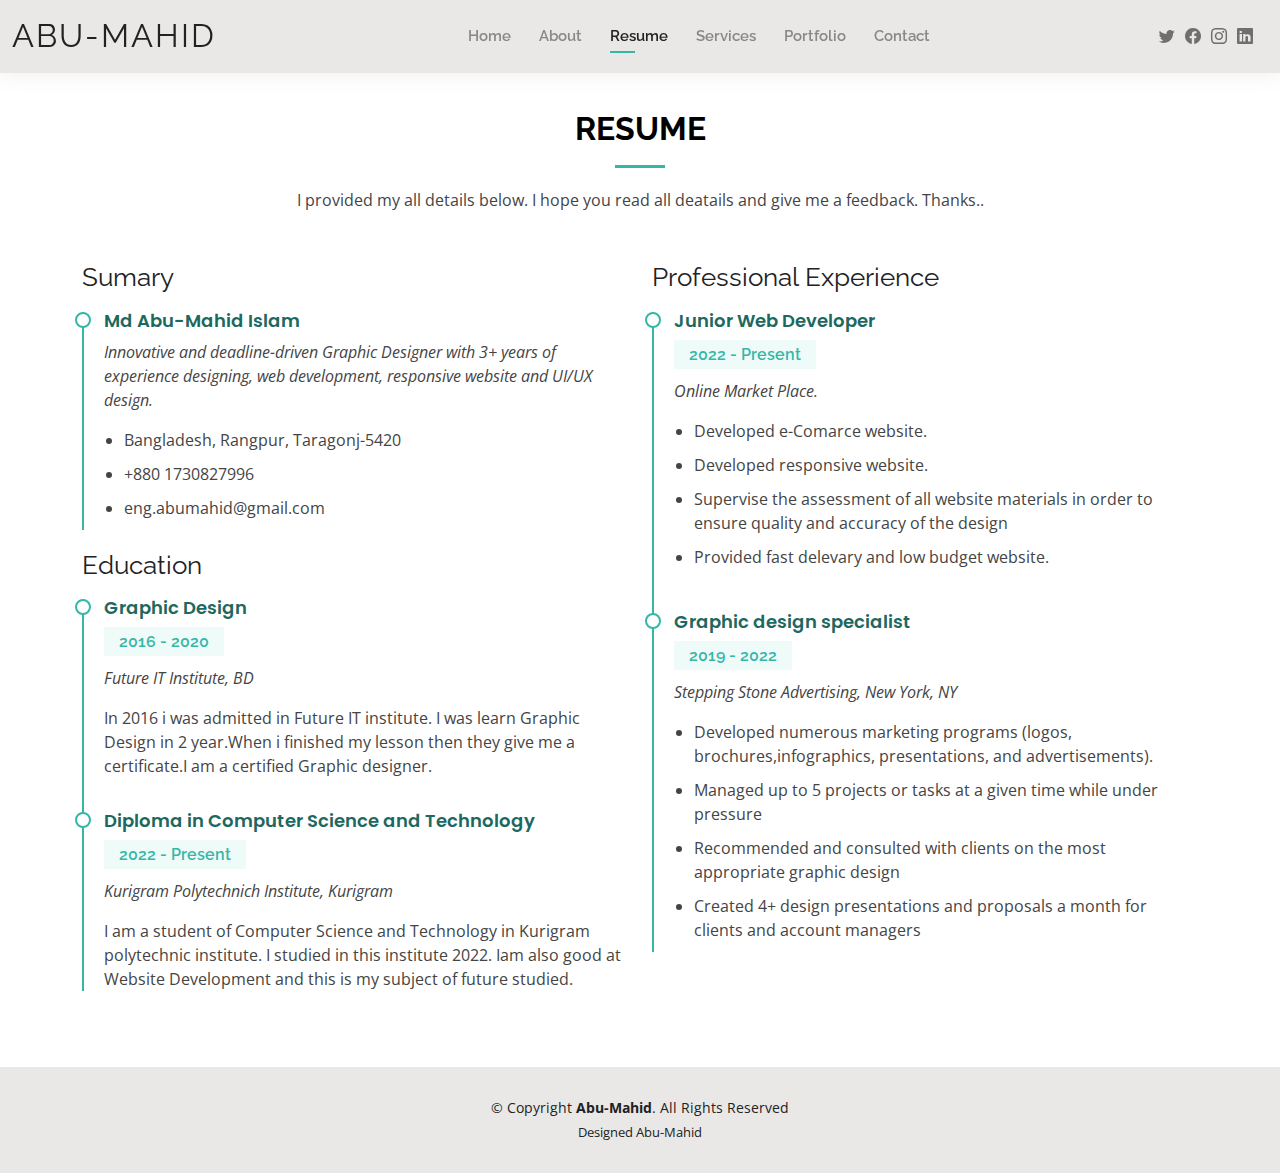
<file: resume.html>
<!DOCTYPE html>
<html lang="en">

<head>
  <meta charset="utf-8">
  <meta content="width=device-width, initial-scale=1.0" name="viewport">

  <title>Resume - Abu-Mahid </title>
  <meta content="" name="description">
  <meta content="" name="keywords">

  <!-- Favicons -->
  <link href="assets/img/favicon.png" rel="icon">
  <link href="assets/img/apple-touch-icon.png" rel="apple-touch-icon">

  <!-- Google Fonts -->
  <link href="https://fonts.googleapis.com/css?family=Open+Sans:300,300i,400,400i,600,600i,700,700i|Raleway:300,300i,400,400i,500,500i,600,600i,700,700i|Poppins:300,300i,400,400i,500,500i,600,600i,700,700i" rel="stylesheet">

  <!-- Vendor CSS Files -->
  <link href="assets/vendor/aos/aos.css" rel="stylesheet">
  <link href="assets/vendor/bootstrap/css/bootstrap.min.css" rel="stylesheet">
  <link href="assets/vendor/bootstrap-icons/bootstrap-icons.css" rel="stylesheet">
  <link href="assets/vendor/boxicons/css/boxicons.min.css" rel="stylesheet">
  <link href="assets/vendor/glightbox/css/glightbox.min.css" rel="stylesheet">
  <link href="assets/vendor/swiper/swiper-bundle.min.css" rel="stylesheet">

  <!-- Template Main CSS File -->
  <link href="assets/css/style.css" rel="stylesheet">
  <link rel="icon" type="image/x-icon" href="assets/img/fav.png">
</head>

<body>

  <!-- ======= Header ======= -->
  <header id="header" class="fixed-top">
    <div class="container-fluid d-flex justify-content-between align-items-center">

      <h1 class="logo me-auto me-lg-0"><a href="index.html">Abu-Mahid</a></h1>
      <!-- Uncomment below if you prefer to use an image logo -->
      <!-- <a href="index.html" class="logo"><img src="assets/img/logo.png" alt="" class="img-fluid"></a>-->

      <nav id="navbar" class="navbar order-last order-lg-0">
        <ul>
          <li><a href="index.html">Home</a></li>
          <li><a href="about.html">About</a></li>
          <li><a class="active" href="resume.html">Resume</a></li>
          <li><a href="services.html">Services</a></li>
          <li><a href="portfolio.html">Portfolio</a></li>
          <li><a href="contact.html">Contact</a></li>
        </ul>
        <i class="bi bi-list mobile-nav-toggle"></i>
      </nav><!-- .navbar -->

      <div class="header-social-links">
        <a href="https://twitter.com/eng_abu_mahid" target="_blank" class="twitter"><i class="bi bi-twitter"></i></a>
        <a href="https://www.facebook.com/profile.php?viewas=100000686899395&id=100027753881743" target="_blank" class="facebook"><i class="bi bi-facebook"></i></a>
        <a href="https://www.instagram.com/marufmdmarufbilla2/" target="_blank" class="instagram"><i class="bi bi-instagram"></i></a>
        <a href="linkedin.com/in/md-abu-mahid-islam" target="_blank" class="linkedin"><i class="bi bi-linkedin"></i></i></a>
      </div>

    </div>

  </header><!-- End Header -->

  <main id="main">

    <!-- ======= Resume Section ======= -->
    <section id="resume" class="resume">
      <div class="container" data-aos="fade-up">

        <div class="section-title">
          <h2>Resume</h2>
          <p>I provided my all details below. I hope you read all deatails and give me a feedback. Thanks..</p>
        </div>

        <div class="row">
          <div class="col-lg-6">
            <h3 class="resume-title">Sumary</h3>
            <div class="resume-item pb-0">
              <h4>Md Abu-Mahid Islam</h4>
              <p><em>Innovative and deadline-driven Graphic Designer with 3+ years of experience designing, web development, responsive website and UI/UX design.</em></p>
              <p>
              <ul>
                <li>Bangladesh, Rangpur, Taragonj-5420</li>
                <li>+880 1730827996</li>
                <li>eng.abumahid@gmail.com</li>
              </ul>
              </p>
            </div>

            <h3 class="resume-title">Education</h3>
            <div class="resume-item">
              <h4>Graphic Design</h4>
              <h5>2016 - 2020</h5>
              <p><em>Future IT Institute, BD</em></p>
              <p>In 2016 i was admitted in Future IT institute. I was learn Graphic Design in 2 year.When i finished my lesson then they give me a certificate.I am a certified Graphic designer.</p>
            </div>
            <div class="resume-item">
              <h4>Diploma in Computer Science and Technology</h4>
              <h5>2022 - Present</h5>
              <p><em>Kurigram Polytechnich Institute, Kurigram</em></p>
              <p>I am a student of Computer Science and Technology in Kurigram polytechnic institute. I studied in this institute 2022. Iam also good at Website Development and this is my subject of future studied.</p>
            </div>
          </div>
          <div class="col-lg-6">
            <h3 class="resume-title">Professional Experience</h3>
            <div class="resume-item">
              <h4>Junior Web Developer</h4>
              <h5>2022 - Present</h5>
              <p><em>Online Market Place. </em></p>
              <p>
              <ul>
                <li>Developed e-Comarce website.</li>
                <li>Developed responsive website. </li>
                <li>Supervise the assessment of all website materials in order to ensure quality and accuracy of the design</li>
                <li>Provided fast delevary and low budget website.</li>
              </ul>
              </p>
            </div>
            <div class="resume-item">
              <h4>Graphic design specialist</h4>
              <h5>2019 - 2022</h5>
              <p><em>Stepping Stone Advertising, New York, NY</em></p>
              <p>
              <ul>
                <li>Developed numerous marketing programs (logos, brochures,infographics, presentations, and advertisements).</li>
                <li>Managed up to 5 projects or tasks at a given time while under pressure</li>
                <li>Recommended and consulted with clients on the most appropriate graphic design</li>
                <li>Created 4+ design presentations and proposals a month for clients and account managers</li>
              </ul>
              </p>
            </div>
          </div>
        </div>

      </div>
    </section><!-- End Resume Section -->

  </main><!-- End #main -->

  <!-- ======= Footer ======= -->
  <footer id="footer">
    <div class="container">
      <div class="copyright">
        &copy; Copyright <strong><span>Abu-Mahid</span></strong>. All Rights Reserved
      </div>
      <div class="credits">
        
        Designed Abu-Mahid
    </div>
  </footer><!-- End  Footer -->

  <div id="preloader"></div>
  <a href="#" class="back-to-top d-flex align-items-center justify-content-center"><i class="bi bi-arrow-up-short"></i></a>

  <!-- Vendor JS Files -->
  <script src="assets/vendor/purecounter/purecounter_vanilla.js"></script>
  <script src="assets/vendor/aos/aos.js"></script>
  <script src="assets/vendor/bootstrap/js/bootstrap.bundle.min.js"></script>
  <script src="assets/vendor/glightbox/js/glightbox.min.js"></script>
  <script src="assets/vendor/isotope-layout/isotope.pkgd.min.js"></script>
  <script src="assets/vendor/swiper/swiper-bundle.min.js"></script>
  <script src="assets/vendor/waypoints/noframework.waypoints.js"></script>
  <script src="assets/vendor/php-email-form/validate.js"></script>

  <!-- Template Main JS File -->
  <script src="assets/js/main.js"></script>

</body>

</html>
</file>
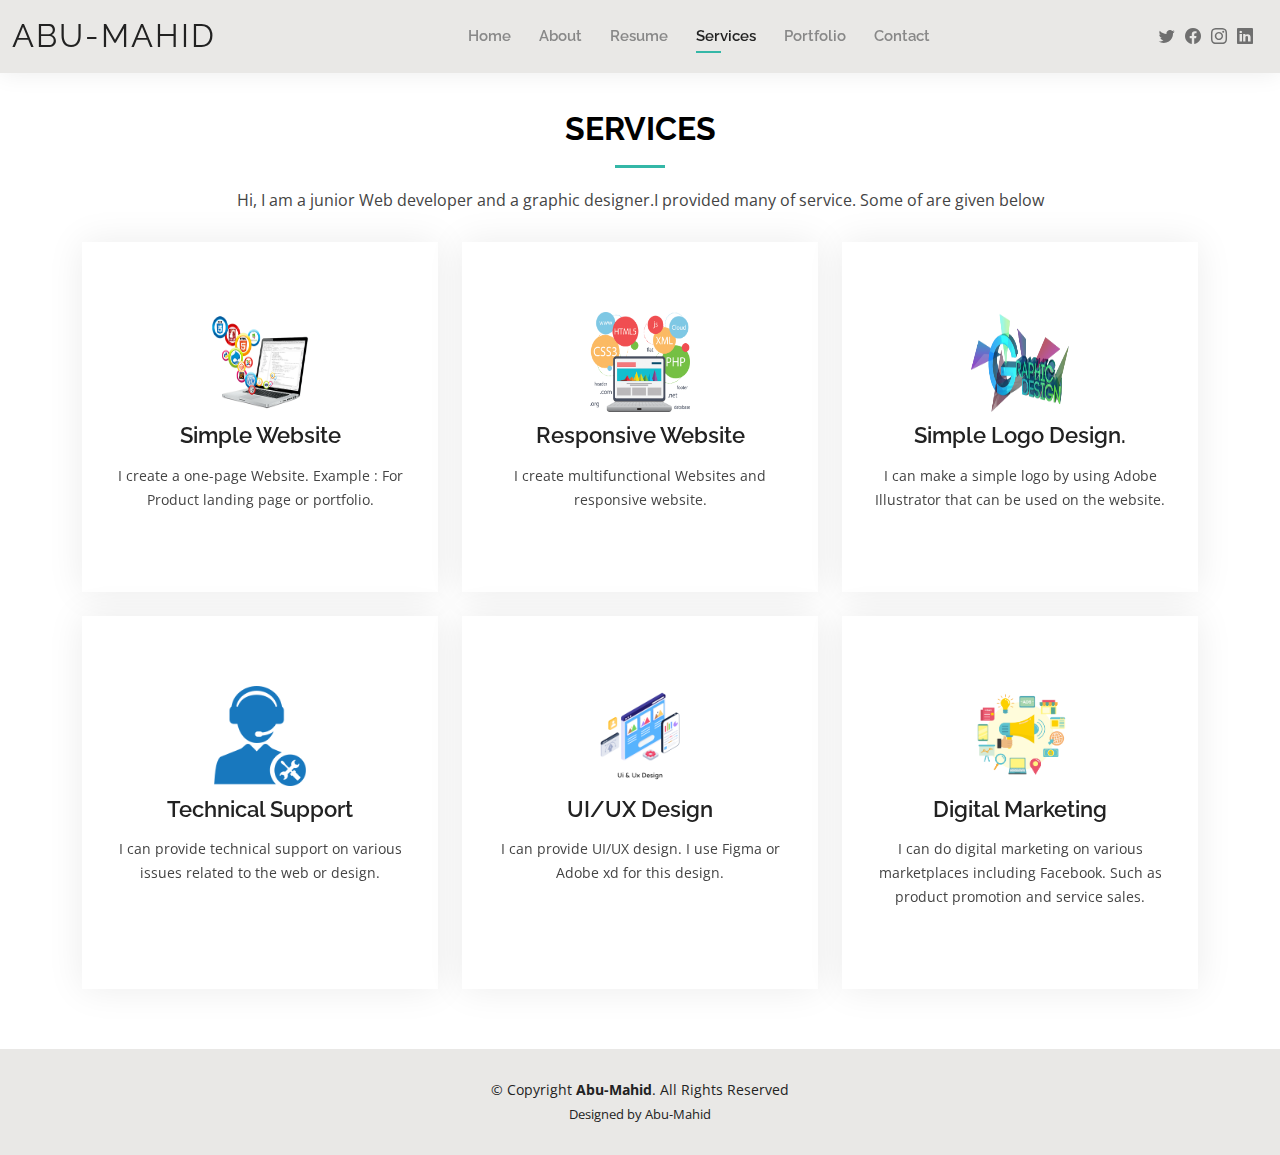
<file: services.html>
<!DOCTYPE html>
<html lang="en">

<head>
  <meta charset="utf-8">
  <meta content="width=device-width, initial-scale=1.0" name="viewport">

  <title>Services - Abu-Mahid</title>
  <meta content="" name="description">
  <meta content="" name="keywords">

  <!-- Favicons -->
  <link href="assets/img/favicon.png" rel="icon">
  <link href="assets/img/apple-touch-icon.png" rel="apple-touch-icon">

  <!-- Google Fonts -->
  <link href="https://fonts.googleapis.com/css?family=Open+Sans:300,300i,400,400i,600,600i,700,700i|Raleway:300,300i,400,400i,500,500i,600,600i,700,700i|Poppins:300,300i,400,400i,500,500i,600,600i,700,700i" rel="stylesheet">

  <!-- Vendor CSS Files -->
  <link href="assets/vendor/aos/aos.css" rel="stylesheet">
  <link href="assets/vendor/bootstrap/css/bootstrap.min.css" rel="stylesheet">
  <link href="assets/vendor/bootstrap-icons/bootstrap-icons.css" rel="stylesheet">
  <link href="assets/vendor/boxicons/css/boxicons.min.css" rel="stylesheet">
  <link href="assets/vendor/glightbox/css/glightbox.min.css" rel="stylesheet">
  <link href="assets/vendor/swiper/swiper-bundle.min.css" rel="stylesheet">

  <!-- Template Main CSS File -->
  <link href="assets/css/style.css" rel="stylesheet">
  <link rel="icon" type="image/x-icon" href="assets/img/fav.png">
</head>

<body>

  <!-- ======= Header ======= -->
  <header id="header" class="fixed-top">
    <div class="container-fluid d-flex justify-content-between align-items-center">

      <h1 class="logo me-auto me-lg-0"><a href="index.html">Abu-Mahid</a></h1>
      <!-- Uncomment below if you prefer to use an image logo -->
      <!-- <a href="index.html" class="logo"><img src="assets/img/logo.png" alt="" class="img-fluid"></a>-->

      <nav id="navbar" class="navbar order-last order-lg-0">
        <ul>
          <li><a href="index.html">Home</a></li>
          <li><a href="about.html">About</a></li>
          <li><a href="resume.html">Resume</a></li>
          <li><a class="active" href="services.html">Services</a></li>
          <li><a href="portfolio.html">Portfolio</a></li>
          <li><a href="contact.html">Contact</a></li>
        </ul>
        <i class="bi bi-list mobile-nav-toggle"></i>
      </nav><!-- .navbar -->

      <div class="header-social-links">
        <a href="https://twitter.com/eng_abu_mahid" target="_blank" class="twitter"><i class="bi bi-twitter"></i></a>
        <a href="https://www.facebook.com/profile.php?viewas=100000686899395&id=100027753881743" target="_blank" class="facebook"><i class="bi bi-facebook"></i></a>
        <a href="https://www.instagram.com/marufmdmarufbilla2/" target="_blank" class="instagram"><i class="bi bi-instagram"></i></a>
        <a href="linkedin.com/in/md-abu-mahid-islam" target="_blank" class="linkedin"><i class="bi bi-linkedin"></i></i></a>
      </div>

    </div>

  </header><!-- End Header -->

  <main id="main">

    <!-- ======= Services Section ======= -->
    <section id="services" class="services">
      <div class="container" data-aos="fade-up">

        <div class="section-title">
          <h2>Services</h2>
          <p>Hi, I am a junior Web developer and a graphic designer.I provided many of service. Some of are given below</p>
        </div>

        <div class="row">
          <div class="col-lg-4 col-md-6 d-flex align-items-stretch" data-aos="zoom-in" data-aos-delay="100">
            <div class="icon-box iconbox-blue">
              <div class="icon">
                <img class="ser" src="services/1-2-web-development-picture.png" alt="">
              </div>
              <h4><a href="">Simple Website</a></h4>
              <p>I create a one-page Website. Example : For Product landing page or portfolio.</p>
            </div>
          </div>

          <div class="col-lg-4 col-md-6 d-flex align-items-stretch mt-4 mt-md-0" data-aos="zoom-in" data-aos-delay="200">
            <div class="icon-box iconbox-orange ">
              <div class="icon">
                <img src="services/8-2-web-development-png-file.png" alt="" class="ser">
              </div>
              <h4><a href="">Responsive Website</a></h4>
              <p>I create multifunctional Websites and responsive website.</p>
            </div>
          </div>

          <div class="col-lg-4 col-md-6 d-flex align-items-stretch mt-4 mt-lg-0" data-aos="zoom-in" data-aos-delay="300">
            <div class="icon-box iconbox-pink">
              <div class="icon">
                <img src="services/graphic-designer-logo-creative-advertising-design-23226ca2f375896d8f0d7abecdfd4905.png" alt="" class="ser">
              </div>
              <h4><a href="">Simple Logo Design.</a></h4>
              <p>I can make a simple logo by using Adobe Illustrator that can be used on the website.</p>
            </div>
          </div>

          <div class="col-lg-4 col-md-6 d-flex align-items-stretch mt-4" data-aos="zoom-in" data-aos-delay="100">
            <div class="icon-box iconbox-yellow">
              <div class="icon">
                <img src="services/pngegg.png" alt="" class="ser">
              </div>
              <h4><a href="">Technical Support</a></h4>
              <p>I can provide technical support on various issues related to the web or design.</p>
            </div>
          </div>

          <div class="col-lg-4 col-md-6 d-flex align-items-stretch mt-4" data-aos="zoom-in" data-aos-delay="200">
            <div class="icon-box iconbox-red">
              <div class="icon">
                <img src="assets/img/ui-ux.png" alt="" class="ser">
              </div>
              <h4><a href="">UI/UX Design</a></h4>
              <p>
                I can provide UI/UX design. I use Figma or Adobe xd for this design.</p>
            </div>
          </div>

          <div class="col-lg-4 col-md-6 d-flex align-items-stretch mt-4" data-aos="zoom-in" data-aos-delay="300">
            <div class="icon-box iconbox-teal">
              <div class="icon">
                <img src="services/—Pngtree—digital marketing concept with flat_5295342.png" alt="" class="ser">
              </div>
              <h4><a href="">Digital Marketing</a></h4>
              <p>I can do digital marketing on various marketplaces including Facebook. Such as product promotion and service sales.
              </p>
            </div>
          </div>

        </div>

      </div>
    </section><!-- End Services Section -->

  </main><!-- End #main -->

  <!-- ======= Footer ======= -->
  <footer id="footer">
    <div class="container">
      <div class="copyright">
        &copy; Copyright <strong><span>Abu-Mahid</span></strong>. All Rights Reserved
      </div>
      <div class="credits">
        Designed by Abu-Mahid</a>
      </div>
    </div>
  </footer><!-- End  Footer -->

  <div id="preloader"></div>
  <a href="#" class="back-to-top d-flex align-items-center justify-content-center"><i class="bi bi-arrow-up-short"></i></a>

  <!-- Vendor JS Files -->
  <script src="assets/vendor/purecounter/purecounter_vanilla.js"></script>
  <script src="assets/vendor/aos/aos.js"></script>
  <script src="assets/vendor/bootstrap/js/bootstrap.bundle.min.js"></script>
  <script src="assets/vendor/glightbox/js/glightbox.min.js"></script>
  <script src="assets/vendor/isotope-layout/isotope.pkgd.min.js"></script>
  <script src="assets/vendor/swiper/swiper-bundle.min.js"></script>
  <script src="assets/vendor/waypoints/noframework.waypoints.js"></script>
  <script src="assets/vendor/php-email-form/validate.js"></script>

  <!-- Template Main JS File -->
  <script src="assets/js/main.js"></script>

</body>

</html>
</file>
<file: assets/css/style.css>
body {
  font-family: "Open Sans", sans-serif;
  color: #444444;
}

a {
  color: #34b7a7;
  text-decoration: none;
}

a:hover {
  color: #51cdbe;
  text-decoration: none;
}

h1,
h2,
h3,
h4,
h5,
h6 {
  font-family: "Raleway", sans-serif;
  color: black;
}
.name-my{
  color:rgb(168, 203, 44) !important;
}
.my-title{
  color:rgb(237, 94, 78) !important;
}
  

#main {
  margin-top: 50px;
}

@media (max-width: 992px) {
  #main {
    margin-top: 30px;
  }
}

/*--------------------------------------------------------------
# Preloader
--------------------------------------------------------------*/
#preloader {
  position: fixed;
  top: 0;
  left: 0;
  right: 0;
  bottom: 0;
  z-index: 9999;
  overflow: hidden;
  background: #fff;
}

#preloader:before {
  content: "";
  position: fixed;
  top: calc(50% - 30px);
  left: calc(50% - 30px);
  border: 6px solid #34b7a7;
  border-top-color: #dcf5f2;
  border-radius: 50%;
  width: 60px;
  height: 60px;
  animation: animate-preloader 1s linear infinite;
}

@keyframes animate-preloader {
  0% {
    transform: rotate(0deg);
  }

  100% {
    transform: rotate(360deg);
  }
}

/*--------------------------------------------------------------
# Back to top button
--------------------------------------------------------------*/
.back-to-top {
  position: fixed;
  visibility: hidden;
  opacity: 0;
  right: 15px;
  bottom: 15px;
  z-index: 996;
  background: #34b7a7;
  width: 40px;
  height: 40px;
  border-radius: 50px;
  transition: all 0.4s;
}

.back-to-top i {
  font-size: 24px;
  color: #fff;
  line-height: 0;
}

.back-to-top:hover {
  background: #49cbbb;
  color: #fff;
}

.back-to-top.active {
  visibility: visible;
  opacity: 1;
}

/*--------------------------------------------------------------
# Header
--------------------------------------------------------------*/
#header {
  background: #e9e8e6;
  box-shadow: 0px 0px 25px 0 rgba(0, 0, 0, 0.08);
  z-index: 997;
  padding: 15px 0;
}

#header .logo {
  font-size: 32px;
  margin: 0;
  padding: 0;
  line-height: 1;
  font-weight: 400;
  letter-spacing: 2px;
  text-transform: uppercase;
}

#header .logo a {
  color: #222222;
}

#header .logo img {
  max-height: 40px;
}

@media (max-width: 992px) {
  #header .logo {
    font-size: 28px;
  }
}

/*--------------------------------------------------------------
# Header Social Links
--------------------------------------------------------------*/
.header-social-links {
  padding-right: 15px;
}

.header-social-links a {
  color: #6f6f6f;
  padding-left: 6px;
  display: inline-block;
  line-height: 0px;
  transition: 0.3s;
  font-size: 16px;
}

.header-social-links a:hover {
  color: #34b7a7;
}

/*--------------------------------------------------------------
# Navigation Menu
--------------------------------------------------------------*/
/**
* Desktop Navigation 
*/
.navbar {
  padding: 0;
}

.navbar ul {
  margin: 0;
  padding: 0;
  display: flex;
  list-style: none;
  align-items: center;
}

.navbar li {
  position: relative;
  padding: 10px 0 10px 28px;
}

.navbar a,
.navbar a:focus {
  display: flex;
  align-items: center;
  justify-content: space-between;
  font-family: "Raleway", sans-serif;
  font-size: 15px;
  font-weight: 600;
  color: #888888;
  white-space: nowrap;
  transition: 0.3s;
  position: relative;
}

.navbar a i,
.navbar a:focus i {
  font-size: 12px;
  line-height: 0;
  margin-left: 5px;
}

.navbar>ul>li>a:before {
  content: "";
  position: absolute;
  width: 0;
  height: 2px;
  bottom: -5px;
  left: 0;
  background-color: #34b7a7;
  visibility: hidden;
  width: 0px;
  transition: all 0.3s ease-in-out 0s;
}

.navbar a:hover:before,
.navbar li:hover>a:before,
.navbar .active:before {
  visibility: visible;
  width: 25px;
}

.navbar a:hover,
.navbar .active,
.navbar .active:focus,
.navbar li:hover>a {
  color: #222222;
}

.navbar .dropdown ul {
  display: block;
  position: absolute;
  left: 14px;
  top: calc(100% + 30px);
  margin: 0;
  padding: 10px 0;
  z-index: 99;
  opacity: 0;
  visibility: hidden;
  background: #fff;
  box-shadow: 0px 0px 30px rgba(127, 137, 161, 0.25);
  transition: 0.3s;
  border-radius: 4px;
}

.navbar .dropdown ul li {
  min-width: 200px;
  padding: 0;
}

.navbar .dropdown ul a {
  padding: 10px 20px;
  font-size: 15px;
  text-transform: none;
  font-weight: 600;
}

.navbar .dropdown ul a i {
  font-size: 12px;
}

.navbar .dropdown ul a:hover,
.navbar .dropdown ul .active:hover,
.navbar .dropdown ul li:hover>a {
  color: #34b7a7;
}

.navbar .dropdown:hover>ul {
  opacity: 1;
  top: 100%;
  visibility: visible;
}

.navbar .dropdown .dropdown ul {
  top: 0;
  left: calc(100% - 30px);
  visibility: hidden;
}

.navbar .dropdown .dropdown:hover>ul {
  opacity: 1;
  top: 0;
  left: 100%;
  visibility: visible;
}

@media (max-width: 1366px) {
  .navbar .dropdown .dropdown ul {
    left: -90%;
  }

  .navbar .dropdown .dropdown:hover>ul {
    left: -100%;
  }
}

/**
* Mobile Navigation 
*/
.mobile-nav-toggle {
  color: #222222;
  font-size: 28px;
  cursor: pointer;
  display: none;
  line-height: 0;
  transition: 0.5s;
}

.mobile-nav-toggle.bi-x {
  color: #fff;
}

@media (max-width: 991px) {
  .mobile-nav-toggle {
    display: block;
  }

  .navbar ul {
    display: none;
  }
}

.navbar-mobile {
  position: fixed;
  overflow: hidden;
  top: 0;
  right: 0;
  left: 0;
  bottom: 0;
  background: rgba(9, 9, 9, 0.9);
  transition: 0.3s;
  z-index: 999;
}

.navbar-mobile .mobile-nav-toggle {
  position: absolute;
  top: 15px;
  right: 15px;
}

.navbar-mobile ul {
  display: block;
  position: absolute;
  top: 55px;
  right: 15px;
  bottom: 15px;
  left: 15px;
  padding: 10px 0;
  border-radius: 10px;
  background-color: #fff;
  overflow-y: auto;
  transition: 0.3s;
}

.navbar-mobile a,
.navbar-mobile a:focus {
  font-size: 15px;
  padding-right: 15px;
  color: #222222;
}

.navbar-mobile a:hover,
.navbar-mobile .active,
.navbar-mobile li:hover>a {
  color: #34b7a7;
}

.navbar-mobile .getstarted,
.navbar-mobile .getstarted:focus {
  margin: 15px;
}

.navbar-mobile .dropdown ul {
  position: static;
  display: none;
  margin: 10px 20px;
  padding: 10px 0;
  z-index: 99;
  opacity: 1;
  visibility: visible;
  background: #fff;
  box-shadow: 0px 0px 30px rgba(127, 137, 161, 0.25);
}

.navbar-mobile .dropdown ul li {
  min-width: 200px;
}

.navbar-mobile .dropdown ul a {
  padding: 10px 20px;
}

.navbar-mobile .dropdown ul a i {
  font-size: 12px;
}

.navbar-mobile .dropdown ul a:hover,
.navbar-mobile .dropdown ul .active:hover,
.navbar-mobile .dropdown ul li:hover>a {
  color: #34b7a7;
}

.navbar-mobile .dropdown>.dropdown-active {
  display: block;
}

/*--------------------------------------------------------------
# Hero Section
--------------------------------------------------------------*/
#hero {
  width: 100%;
  height: 100vh;
  background: url("../img/hero-bg.png") top right;
  background-size: cover;
}

#hero .container {
  padding-top: 70px;
  position: relative;
}

@media (max-width: 992px) {
  #hero .container {
    padding-top: 58px;
  }
}

#hero h1 {
  margin: 0;
  font-size: 48px;
  font-weight: 700;
  line-height: 56px;
  color: #222222;
}

#hero h2 {
  color: #6f6f6f;
  margin: 10px 0 0 0;
  font-size: 22px;
}

#hero .btn-about {
  font-family: "Raleway", sans-serif;
  text-transform: uppercase;
  font-weight: 600;
  font-size: 12px;
  letter-spacing: 1px;
  display: inline-block;
  padding: 12px 40px;
  border-radius: 50px;
  transition: 0.5s;
  margin-top: 30px;
  color: #fff;
  background: #34b7a7;
}

#hero .btn-about:hover {
  background: #3dc8b7;
}

@media (min-width: 1024px) {
  #hero {
    background-attachment: fixed;
  }
}

@media (max-width: 992px) {
  #hero:before {
    content: "";
    background: rgba(255, 255, 255, 0.8);
    position: absolute;
    bottom: 0;
    top: 0;
    left: 0;
    right: 0;
  }

  #hero h1 {
    font-size: 28px;
    line-height: 36px;
  }

  #hero h2 {
    font-size: 18px;
    line-height: 24px;
  }
}

/*--------------------------------------------------------------
# Sections General
--------------------------------------------------------------*/
section {
  padding: 60px 0;
}

.section-bg {
  background-color: #e7f8f6;
}

.section-title {
  text-align: center;
  padding-bottom: 30px;
}

.section-title h2 {
  font-size: 32px;
  font-weight: bold;
  text-transform: uppercase;
  margin-bottom: 20px;
  padding-bottom: 20px;
  position: relative;
}

.section-title h2::after {
  content: "";
  position: absolute;
  display: block;
  width: 50px;
  height: 3px;
  background: #34b7a7;
  bottom: 0;
  left: calc(50% - 25px);
}

.section-title p {
  margin-bottom: 0;
}

/*--------------------------------------------------------------
# Cta
--------------------------------------------------------------*/
.cta {
  background: linear-gradient(rgba(0, 0, 0, 0.6), rgba(0, 0, 0, 0.6)), url("../img/bg-1.jpg") fixed center center;
  background-size: cover;
  padding: 80px 0;
}

.cta h3 {
  color: #fff;
  font-size: 28px;
  font-weight: 700;
}

.cta p {
  color: #fff;
}

.cta .cta-btn {
  font-family: "Raleway", sans-serif;
  text-transform: uppercase;
  font-weight: 500;
  font-size: 16px;
  letter-spacing: 1px;
  display: inline-block;
  padding: 8px 20px;
  border-radius: 2px;
  transition: 0.5s;
  margin: 10px;
  border: 2px solid #fff;
  color: #fff;
}

.cta .cta-btn:hover {
  background: #34b7a7;
  border: 2px solid #34b7a7;
}

@media (max-width: 1024px) {
  .cta {
    background-attachment: scroll;
  }
}

@media (min-width: 769px) {
  .cta .cta-btn-container {
    display: flex;
    align-items: center;
    justify-content: flex-end;
  }
}

/*--------------------------------------------------------------
# About
--------------------------------------------------------------*/
.about .content h3 {
  font-weight: 700;
  font-size: 26px;
  color: #555555;
}

.about .content ul {
  list-style: none;
  padding: 0;
}

.about .content ul li {
  padding-bottom: 10px;
}

.about .content ul i {
  font-size: 20px;
  padding-right: 2px;
  color: #34b7a7;
}

.about .content p:last-child {
  margin-bottom: 0;
}

/*--------------------------------------------------------------
# Skills
--------------------------------------------------------------*/
.skills .progress {
  height: 60px;
  display: block;
  background: none;
  border-radius: 0;
}

.skills .progress .skill {
  padding: 10px 0;
  margin: 0 0 6px 0;
  text-transform: uppercase;
  display: block;
  font-weight: 600;
  font-family: "Poppins", sans-serif;
  color: #222222;
}

.skills .progress .skill .val {
  float: right;
  font-style: normal;
}

.skills .progress-bar-wrap {
  background: #f3f3f3;
}

.skills .progress-bar {
  width: 1px;
  height: 10px;
  transition: 0.9s;
  background-color: #34b7a7;
}

/*--------------------------------------------------------------
# Facts
--------------------------------------------------------------*/
.facts .counters span {
  font-size: 48px;
  display: block;
  color: #34b7a7;
}

.facts .counters p {
  padding: 0;
  margin: 0 0 20px 0;
  font-family: "Raleway", sans-serif;
  font-size: 14px;
}

/*--------------------------------------------------------------
# Testimonials
--------------------------------------------------------------*/
.testimonials .section-header {
  margin-bottom: 40px;
}

.testimonials .testimonials-carousel,
.testimonials .testimonials-slider {
  overflow: hidden;
}

.testimonials .testimonial-item {
  text-align: center;
}

.testimonials .testimonial-item .testimonial-img {
  width: 120px;
  border-radius: 50%;
  border: 4px solid #fff;
  margin: 0 auto;
}

.testimonials .testimonial-item h3 {
  font-size: 20px;
  font-weight: bold;
  margin: 10px 0 5px 0;
  color: #111;
}

.testimonials .testimonial-item h4 {
  font-size: 14px;
  color: #999;
  margin: 0 0 15px 0;
}

.testimonials .testimonial-item .quote-icon-left,
.testimonials .testimonial-item .quote-icon-right {
  color: #c8efea;
  font-size: 26px;
}

.testimonials .testimonial-item .quote-icon-left {
  display: inline-block;
  left: -5px;
  position: relative;
}

.testimonials .testimonial-item .quote-icon-right {
  display: inline-block;
  right: -5px;
  position: relative;
  top: 10px;
}

.testimonials .testimonial-item p {
  font-style: italic;
  margin: 0 auto 15px auto;
}

@media (min-width: 992px) {
  .testimonials .testimonial-item p {
    width: 80%;
  }
}

.testimonials .swiper-pagination {
  margin-top: 20px;
  position: relative;
}

.testimonials .swiper-pagination .swiper-pagination-bullet {
  width: 12px;
  height: 12px;
  background-color: #fff;
  opacity: 1;
  border: 1px solid #34b7a7;
}

.testimonials .swiper-pagination .swiper-pagination-bullet-active {
  background-color: #34b7a7;
}

/*--------------------------------------------------------------
# Resume
--------------------------------------------------------------*/
.resume .resume-title {
  font-size: 26px;
  font-weight: 400;
  margin-top: 20px;
  margin-bottom: 20px;
  color: #222222;
}

.resume .resume-item {
  padding: 0 0 20px 20px;
  margin-top: -2px;
  border-left: 2px solid #34b7a7;
  position: relative;
}

.resume .resume-item h4 {
  line-height: 18px;
  font-size: 18px;
  font-weight: 600;
  font-family: "Poppins", sans-serif;
  color: #1d685f;
  margin-bottom: 10px;
}

.resume .resume-item h5 {
  font-size: 16px;
  background: #effbf9;
  padding: 5px 15px;
  display: inline-block;
  font-weight: 600;
  margin-bottom: 10px;
  color: #34b7a7;
}

.resume .resume-item ul {
  padding-left: 20px;
}

.resume .resume-item ul li {
  padding-bottom: 10px;
}

.resume .resume-item:last-child {
  padding-bottom: 0;
}

.resume .resume-item::before {
  content: "";
  position: absolute;
  width: 16px;
  height: 16px;
  border-radius: 50px;
  left: -9px;
  top: 0;
  background: #fff;
  border: 2px solid #34b7a7;
}

/*--------------------------------------------------------------
# Services
--------------------------------------------------------------*/
.services .icon-box {
  text-align: center;
  padding: 70px 20px 80px 20px;
  transition: all ease-in-out 0.3s;
  background: #fff;
  box-shadow: 0px 0 35px 0 rgba(0, 0, 0, 0.08);
}

.services .icon-box .icon {
  margin: 0 auto;
  width: 100px;
  height: 100px;
  display: flex;
  align-items: center;
  justify-content: center;
  transition: ease-in-out 0.3s;
  position: relative;
}

.services .icon-box .icon i {
  font-size: 36px;
  transition: 0.5s;
  position: relative;
}

.services .icon-box .icon svg {
  position: absolute;
  top: 0;
  left: 0;
}

.services .icon-box .icon svg path {
  transition: 0.5s;
  fill: #f5f5f5;
}

.services .icon-box h4 {
  font-weight: 600;
  margin: 10px 0 15px 0;
  font-size: 22px;
}

.services .icon-box h4 a {
  color: #222222;
  transition: ease-in-out 0.3s;
}

.services .icon-box p {
  line-height: 24px;
  font-size: 14px;
  margin-bottom: 0;
}

.services .iconbox-blue i {
  color: #47aeff;
}

.services .iconbox-blue:hover .icon i {
  color: #fff;
}

.services .iconbox-blue:hover .icon path {
  fill: #47aeff;
}

.services .iconbox-orange i {
  color: #ffa76e;
}

.services .iconbox-orange:hover .icon i {
  color: #fff;
}

.services .iconbox-orange:hover .icon path {
  fill: #ffa76e;
}

.services .iconbox-pink i {
  color: #e80368;
}

.services .iconbox-pink:hover .icon i {
  color: #fff;
}

.services .iconbox-pink:hover .icon path {
  fill: #e80368;
}

.services .iconbox-yellow i {
  color: #ffbb2c;
}

.services .iconbox-yellow:hover .icon i {
  color: #fff;
}

.services .iconbox-yellow:hover .icon path {
  fill: #ffbb2c;
}

.services .iconbox-red i {
  color: #ff5828;
}

.services .iconbox-red:hover .icon i {
  color: #fff;
}

.services .iconbox-red:hover .icon path {
  fill: #ff5828;
}

.services .iconbox-teal i {
  color: #11dbcf;
}

.services .iconbox-teal:hover .icon i {
  color: #fff;
}

.services .iconbox-teal:hover .icon path {
  fill: #11dbcf;
}

/*--------------------------------------------------------------
# Portfolio
--------------------------------------------------------------*/
.portfolio .portfolio-item {
  margin-bottom: 30px;
}

.portfolio #portfolio-flters {
  padding: 0;
  margin: 0 auto 20px auto;
  list-style: none;
  text-align: center;
}

.portfolio #portfolio-flters li {
  cursor: pointer;
  display: inline-block;
  padding: 8px 16px 10px 16px;
  font-size: 13px;
  font-weight: 500;
  line-height: 1;
  text-transform: uppercase;
  color: #444444;
  margin-bottom: 5px;
  transition: all 0.3s ease-in-out;
  border-radius: 50px;
}

.portfolio #portfolio-flters li:hover,
.portfolio #portfolio-flters li.filter-active {
  color: #fff;
  background: #34b7a7;
}

.portfolio #portfolio-flters li:last-child {
  margin-right: 0;
}

.portfolio .portfolio-wrap {
  transition: 0.3s;
  position: relative;
  overflow: hidden;
  z-index: 1;
  background: rgba(34, 34, 34, 0.6);
}

.portfolio .portfolio-wrap::before {
  content: "";
  background: rgba(34, 34, 34, 0.6);
  position: absolute;
  left: 0;
  right: 0;
  top: 0;
  bottom: 0;
  transition: all ease-in-out 0.3s;
  z-index: 2;
  opacity: 0;
}

.portfolio .portfolio-wrap img {
  transition: all ease-in-out 0.3s;
}

.portfolio .portfolio-wrap .portfolio-info {
  opacity: 0;
  position: absolute;
  top: 0;
  left: 0;
  right: 0;
  bottom: 0;
  z-index: 3;
  transition: all ease-in-out 0.3s;
  display: flex;
  flex-direction: column;
  justify-content: flex-end;
  align-items: flex-start;
  padding: 20px;
}

.portfolio .portfolio-wrap .portfolio-info h4 {
  font-size: 20px;
  color: #fff;
  font-weight: 600;
}

.portfolio .portfolio-wrap .portfolio-info p {
  color: rgba(255, 255, 255, 0.7);
  font-size: 14px;
  text-transform: uppercase;
  padding: 0;
  margin: 0;
  font-style: italic;
}

.portfolio .portfolio-wrap .portfolio-links {
  text-align: center;
  z-index: 4;
}

.portfolio .portfolio-wrap .portfolio-links a {
  color: #fff;
  margin: 0 5px 0 0;
  font-size: 28px;
  display: inline-block;
  transition: 0.3s;
}

.portfolio .portfolio-wrap .portfolio-links a:hover {
  color: #78d9cd;
}

.portfolio .portfolio-wrap:hover::before {
  opacity: 1;
}

.portfolio .portfolio-wrap:hover img {
  transform: scale(1.2);
}

.portfolio .portfolio-wrap:hover .portfolio-info {
  opacity: 1;
}

/*--------------------------------------------------------------
# Portfolio Details
--------------------------------------------------------------*/
.portfolio-details {
  padding-top: 0;
}

.portfolio-details .portfolio-details-slider img {
  width: 100%;
}

.portfolio-details .portfolio-details-slider .swiper-pagination {
  margin-top: 20px;
  position: relative;
}

.portfolio-details .portfolio-details-slider .swiper-pagination .swiper-pagination-bullet {
  width: 12px;
  height: 12px;
  background-color: #fff;
  opacity: 1;
  border: 1px solid #34b7a7;
}

.portfolio-details .portfolio-details-slider .swiper-pagination .swiper-pagination-bullet-active {
  background-color: #34b7a7;
}

.portfolio-details .portfolio-info {
  padding: 30px;
  box-shadow: 0px 0 30px rgba(34, 34, 34, 0.08);
}

.portfolio-details .portfolio-info h3 {
  font-size: 22px;
  font-weight: 700;
  margin-bottom: 20px;
  padding-bottom: 20px;
  border-bottom: 1px solid #eee;
}

.portfolio-details .portfolio-info ul {
  list-style: none;
  padding: 0;
  font-size: 15px;
}

.portfolio-details .portfolio-info ul li+li {
  margin-top: 10px;
}

.portfolio-details .portfolio-description {
  padding-top: 30px;
}

.portfolio-details .portfolio-description h2 {
  font-size: 26px;
  font-weight: 700;
  margin-bottom: 20px;
}

.portfolio-details .portfolio-description p {
  padding: 0;
}

/*--------------------------------------------------------------
# Contact
--------------------------------------------------------------*/
.contact .info {
  width: 100%;
  background: #fff;
}

.contact .info i {
  font-size: 20px;
  color: #34b7a7;
  float: left;
  width: 44px;
  height: 44px;
  background: #effbf9;
  display: flex;
  justify-content: center;
  align-items: center;
  border-radius: 50px;
  transition: all 0.3s ease-in-out;
}

.contact .info h4 {
  padding: 0 0 0 60px;
  font-size: 22px;
  font-weight: 600;
  margin-bottom: 5px;
  color: #222222;
}

.contact .info p {
  padding: 0 0 0 60px;
  margin-bottom: 0;
  font-size: 14px;
  color: #555555;
}

.contact .info .email,
.contact .info .phone {
  margin-top: 40px;
}

.contact .info .email:hover i,
.contact .info .address:hover i,
.contact .info .phone:hover i {
  background: #34b7a7;
  color: #fff;
}

.contact .php-email-form {
  width: 100%;
  background: #fff;
}

.contact .php-email-form .form-group {
  padding-bottom: 8px;
}

.contact .php-email-form .error-message {
  display: none;
  color: #fff;
  background: #ed3c0d;
  text-align: center;
  padding: 15px;
  font-weight: 600;
}

.contact .php-email-form .sent-message {
  display: none;
  color: #fff;
  background: #18d26e;
  text-align: center;
  padding: 15px;
  font-weight: 600;
}

.contact .php-email-form .loading {
  display: none;
  background: #fff;
  text-align: center;
  padding: 15px;
}

.contact .php-email-form .loading:before {
  content: "";
  display: inline-block;
  border-radius: 50%;
  width: 24px;
  height: 24px;
  margin: 0 10px -6px 0;
  border: 3px solid #18d26e;
  border-top-color: #eee;
  animation: animate-loading 1s linear infinite;
}

.contact .php-email-form input,
.contact .php-email-form textarea {
  border-radius: 4px;
  box-shadow: none;
  font-size: 14px;
}

.contact .php-email-form input:focus,
.contact .php-email-form textarea:focus {
  border-color: #34b7a7;
}

.contact .php-email-form input {
  height: 44px;
}

.contact .php-email-form textarea {
  padding: 10px 12px;
}

.contact .php-email-form button[type=submit] {
  background: #34b7a7;
  border: 0;
  padding: 10px 30px 12px 30px;
  color: #fff;
  transition: 0.4s;
  border-radius: 50px;
}

.contact .php-email-form button[type=submit]:hover {
  background: #3dc8b7;
}

@keyframes animate-loading {
  0% {
    transform: rotate(0deg);
  }

  100% {
    transform: rotate(360deg);
  }
}

/*--------------------------------------------------------------
# Footer
--------------------------------------------------------------*/
#footer {
  background: #e9e8e6;
  padding: 30px 0;
  color: #222222;
  font-size: 14px;
  text-align: center;
}

#footer .credits {
  padding-top: 5px;
  font-size: 13px;
}

#footer .credits a {
  color: #34b7a7;
}
.ser{
  height: 100px !important;
  width: 100px !important;
}
</file>
